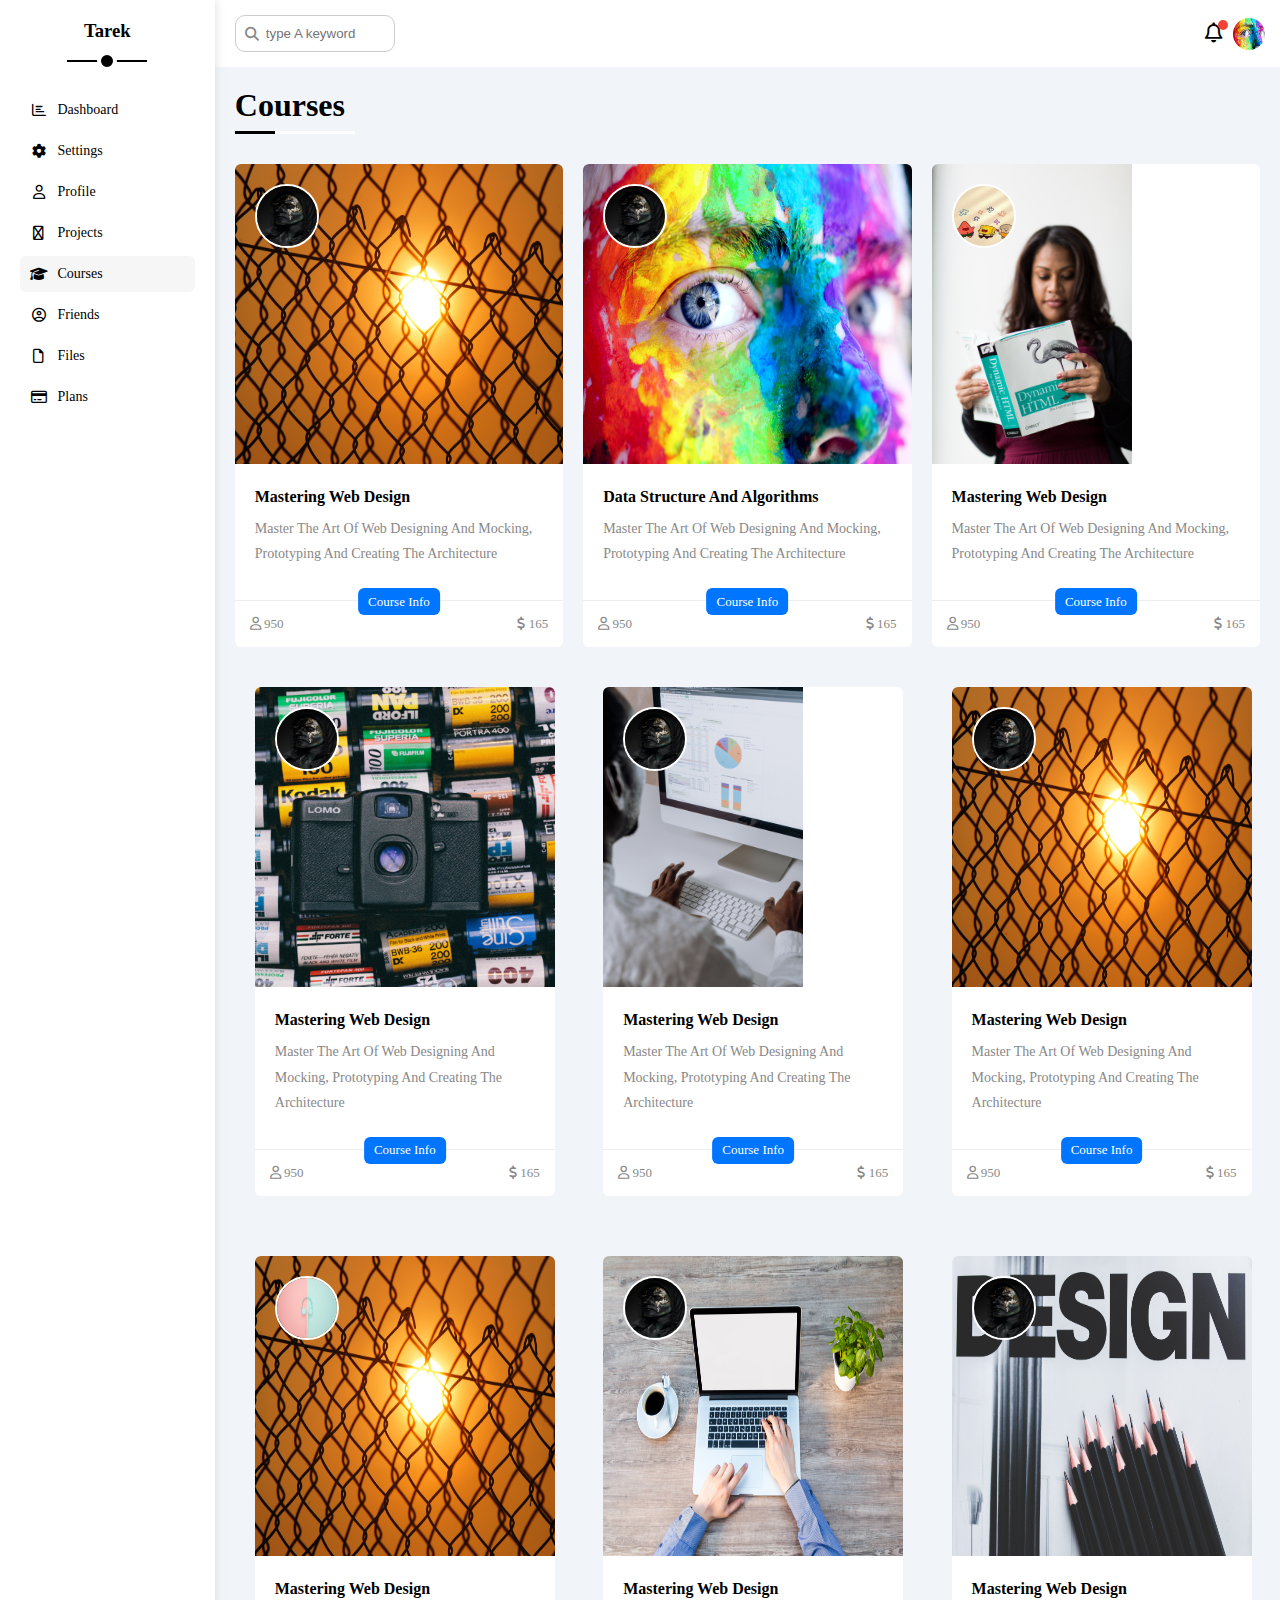
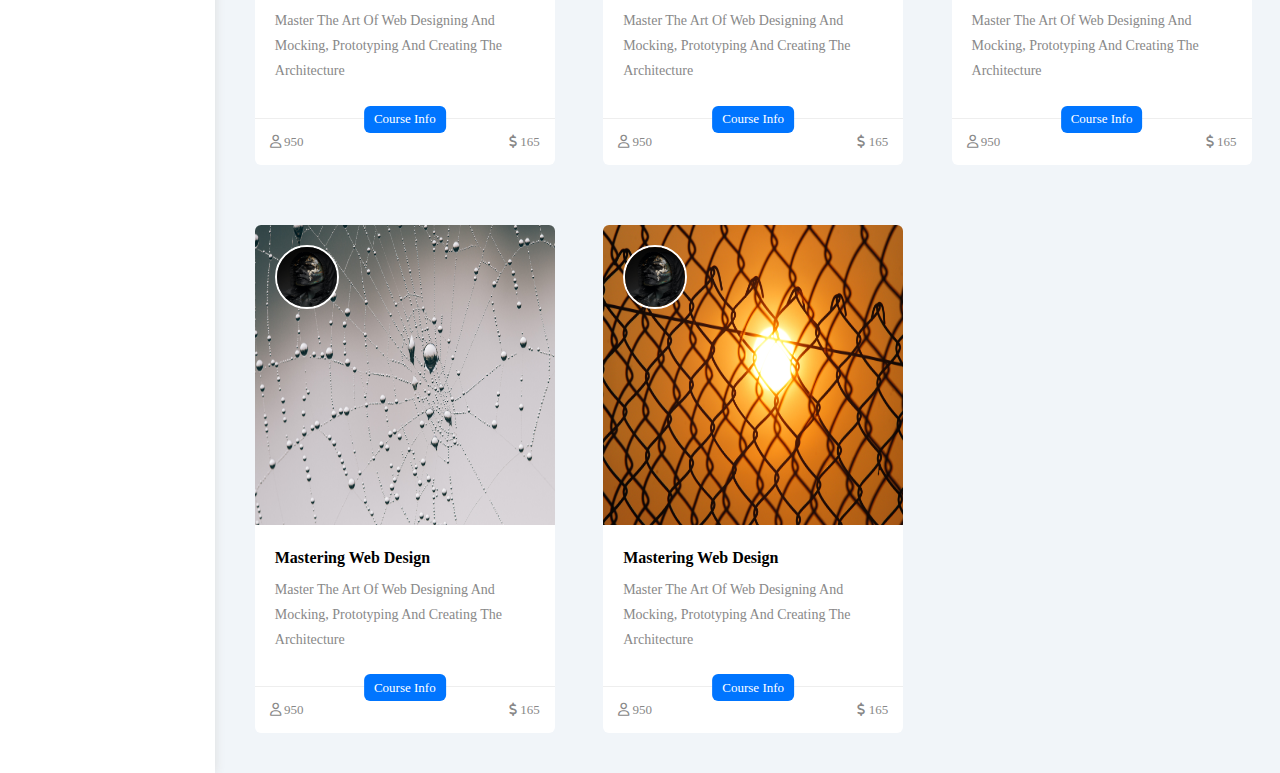
<file: courses.html>
<!DOCTYPE html>
<html lang="en">

<head>
    <meta charset="UTF-8">
    <meta http-equiv="X-UA-Compatible" content="IE=edge">
    <meta name="viewport" content="width=device-width, initial-scale=1.0">
    <link rel="stylesheet" href="css/all.min.css">
    <link rel="stylesheet" href="css/framework.css">
    <!-- خلي الفريم وورك في الاول عشان متعملش اوفر رايت عليه -->
    <link rel="stylesheet" href="css/master.css">

    <title>courses</title>
</head>

<body>
    <div class="page d-flex">
        <div class="sidebar bg-white p-20 p-relative">
            <h3 class="p-relative txt-c mt-0">Tarek</h3>
            <ul>
                <li>
                    <a class=" d-flex align-center fs-14 c-black rad-6 p-10" href="index.html">
                        <i class="fa-regular fa-chart-bar fa-fw"></i>
                        <!-- عشان اخلي كل الايكونز اد بعض  (fa fw) بحط كلاس  -->
                        <span class="hide-mobile">Dashboard</span>
                    </a>
                </li>
                <li>
                    <a class=" d-flex align-center fs-14 c-black rad-6 p-10" href="settings.html">
                        <i class="fa-solid fa-gear fa-fw"></i>
                        <span>settings</span>
                    </a>
                </li>
                <li>
                    <a class=" d-flex align-center fs-14 c-black rad-6 p-10" href="profile.html">
                        <i class="fa-regular fa-user fa-fw"></i>
                        <span>profile</span>
                    </a>
                </li>
                <li>
                    <a class=" d-flex align-center fs-14 c-black rad-6 p-10" href="projects.html">
                        <i class="fa-regular fa-diagram-project fa-fw"></i>
                        <span>projects</span>
                    </a>
                </li>
                <li>
                    <a class="active d-flex align-center fs-14 c-black rad-6 p-10" href="courses.html">
                        <i class="fa-solid fa-graduation-cap fa-fw"></i>
                        <span>courses</span>
                    </a>
                </li>
                <li>
                    <a class=" d-flex align-center fs-14 c-black rad-6 p-10" href="friends.html">
                        <i class="fa-regular fa-circle-user fa-fw"></i>
                        <span>friends</span>
                    </a>
                </li>
                <li>
                    <a class=" d-flex align-center fs-14 c-black rad-6 p-10" href="files.html">
                        <i class="fa-regular fa-file fa-fw"></i>
                        <span>files</span>
                    </a>
                </li>
                <li>
                    <a class=" d-flex align-center fs-14 c-black rad-6 p-10" href="plans.html">
                        <i class="fa-regular fa-credit-card fa-fw"></i>
                        <span>plans</span>
                    </a>
                </li>
            </ul>
        </div>
        <div class="content w-full">
            <!-- start Head -->
            <div class="head bg-white p-15 between-flex">
                <div class="search p-relative">
                    <input class="p-10" type="search" placeholder="type A keyword">
                </div>
                <div class="icons d-flex align-center">
                    <span class="notification p-relative">
                        <i class="fa-regular fa-bell fa-lg"></i>
                    </span>
                    <img src="images/pexels-alexander-grey-1209843.jpg" alt="">
                </div>
            </div>
            <!-- end Head -->
            <h1 class="p-relative">courses</h1>
            <div class="courses-page d-grid m-20 gap-20">
                <div class="course bg-white rad-6 p-relative">
                    <img class="cover" src="images/pexels-jimmy-chan-949557.jpg" alt="">
                    <img class="instructor" src="images/pexels-ivan-siarbolin-3695801.jpg" alt="">
                    <div class="p-20">
                        <h4 class="m-0">mastering web design</h4>
                        <p class="description c-grey mt-15 fs-14">master the art of web designing and mocking,
                            prototyping and creating the architecture
                        </p>
                    </div>
                    <div class="info p-15 p-relative between-flex ">
                        <span class="title bg-blue c-white btn-shape">course info</span>
                        <span class="c-grey">
                            <i class="fa-regular fa-user"></i>
                            950
                        </span>
                        <span class="c-grey">
                            <i class="fa-solid fa-dollar-sign"></i>
                            165
                        </span>
                    </div>
                </div>
                <div class="course bg-white rad-6 p-relative">
                    <img class="cover" src="images/pexels-alexander-grey-1209843.jpg" alt="">
                    <img class="instructor" src="images/pexels-ivan-siarbolin-3695801.jpg" alt="">
                    <div class="p-20">
                        <h4 class="m-0">data structure and algorithms</h4>
                        <p class="description c-grey mt-15 fs-14">master the art of web designing and mocking,
                            prototyping and creating the architecture
                        </p>
                    </div>
                    <div class="info p-15 p-relative between-flex ">
                        <span class="title bg-blue c-white btn-shape">course info</span>
                        <span class="c-grey">
                            <i class="fa-regular fa-user"></i>
                            950
                        </span>
                        <span class="c-grey">
                            <i class="fa-solid fa-dollar-sign"></i>
                            165
                        </span>
                    </div>
                </div>
                <div class="course bg-white rad-6 p-relative">
                    <img class="cover" src="images/pexels-christina-morillo-1181703.jpg" alt="">
                    <img class="instructor" src="images/FB_IMG_1672749796696.jpg" alt="">
                    <div class="p-20">
                        <h4 class="m-0">mastering web design</h4>
                        <p class="description c-grey mt-15 fs-14">master the art of web designing and mocking,
                            prototyping and creating the architecture
                        </p>
                    </div>
                    <div class="info p-15 p-relative between-flex ">
                        <span class="title bg-blue c-white btn-shape">course info</span>
                        <span class="c-grey">
                            <i class="fa-regular fa-user"></i>
                            950
                        </span>
                        <span class="c-grey">
                            <i class="fa-solid fa-dollar-sign"></i>
                            165
                        </span>
                    </div>
                </div>
                <div class="courses-page d-grid m-20 gap-20">
                    <div class="course bg-white rad-6 p-relative">
                        <img class="cover" src="images/pexels-balázs-benjamin-872512.jpg" alt="">
                        <img class="instructor" src="images/pexels-ivan-siarbolin-3695801.jpg" alt="">
                        <div class="p-20">
                            <h4 class="m-0">mastering web design</h4>
                            <p class="description c-grey mt-15 fs-14">master the art of web designing and mocking,
                                prototyping and creating the architecture
                            </p>
                        </div>
                        <div class="info p-15 p-relative between-flex ">
                            <span class="title bg-blue c-white btn-shape">course info</span>
                            <span class="c-grey">
                                <i class="fa-regular fa-user"></i>
                                950
                            </span>
                            <span class="c-grey">
                                <i class="fa-solid fa-dollar-sign"></i>
                                165
                            </span>
                        </div>
                    </div>
                </div>
                <div class="courses-page d-grid m-20 gap-20">
                    <div class="course bg-white rad-6 p-relative">
                        <img class="cover" src="images/pexels-cottonbro-studio-5083397.jpg" alt="">
                        <img class="instructor" src="images/pexels-ivan-siarbolin-3695801.jpg" alt="">
                        <div class="p-20">
                            <h4 class="m-0">mastering web design</h4>
                            <p class="description c-grey mt-15 fs-14">master the art of web designing and mocking,
                                prototyping and creating the architecture
                            </p>
                        </div>
                        <div class="info p-15 p-relative between-flex ">
                            <span class="title bg-blue c-white btn-shape">course info</span>
                            <span class="c-grey">
                                <i class="fa-regular fa-user"></i>
                                950
                            </span>
                            <span class="c-grey">
                                <i class="fa-solid fa-dollar-sign"></i>
                                165
                            </span>
                        </div>
                    </div>
                </div>
                <div class="courses-page d-grid m-20 gap-20">
                    <div class="course bg-white rad-6 p-relative">
                        <img class="cover" src="images/pexels-jimmy-chan-949557.jpg" alt="">
                        <img class="instructor" src="images/pexels-ivan-siarbolin-3695801.jpg" alt="">
                        <div class="p-20">
                            <h4 class="m-0">mastering web design</h4>
                            <p class="description c-grey mt-15 fs-14">master the art of web designing and mocking,
                                prototyping and creating the architecture
                            </p>
                        </div>
                        <div class="info p-15 p-relative between-flex ">
                            <span class="title bg-blue c-white btn-shape">course info</span>
                            <span class="c-grey">
                                <i class="fa-regular fa-user"></i>
                                950
                            </span>
                            <span class="c-grey">
                                <i class="fa-solid fa-dollar-sign"></i>
                                165
                            </span>
                        </div>
                    </div>
                </div>
                <div class="courses-page d-grid m-20 gap-20">
                    <div class="course bg-white rad-6 p-relative">
                        <img class="cover" src="images/pexels-jimmy-chan-949557.jpg" alt="">
                        <img class="instructor" src="images/pexels-moose-photos-1037992.jpg" alt="">
                        <div class="p-20">
                            <h4 class="m-0">mastering web design</h4>
                            <p class="description c-grey mt-15 fs-14">master the art of web designing and mocking,
                                prototyping and creating the architecture
                            </p>
                        </div>
                        <div class="info p-15 p-relative between-flex ">
                            <span class="title bg-blue c-white btn-shape">course info</span>
                            <span class="c-grey">
                                <i class="fa-regular fa-user"></i>
                                950
                            </span>
                            <span class="c-grey">
                                <i class="fa-solid fa-dollar-sign"></i>
                                165
                            </span>
                        </div>
                    </div>
                </div>
                <div class="courses-page d-grid m-20 gap-20">
                    <div class="course bg-white rad-6 p-relative">
                        <img class="cover" src="images/pexels-pixabay-461064.jpg" alt="">
                        <img class="instructor" src="images/pexels-ivan-siarbolin-3695801.jpg" alt="">
                        <div class="p-20">
                            <h4 class="m-0">mastering web design</h4>
                            <p class="description c-grey mt-15 fs-14">master the art of web designing and mocking,
                                prototyping and creating the architecture
                            </p>
                        </div>
                        <div class="info p-15 p-relative between-flex ">
                            <span class="title bg-blue c-white btn-shape">course info</span>
                            <span class="c-grey">
                                <i class="fa-regular fa-user"></i>
                                950
                            </span>
                            <span class="c-grey">
                                <i class="fa-solid fa-dollar-sign"></i>
                                165
                            </span>
                        </div>
                    </div>
                </div>
                <div class="courses-page d-grid m-20 gap-20">
                    <div class="course bg-white rad-6 p-relative">
                        <img class="cover" src="images/pexels-kaboompics-com-6444.jpg" alt="">
                        <img class="instructor" src="images/pexels-ivan-siarbolin-3695801.jpg" alt="">
                        <div class="p-20">
                            <h4 class="m-0">mastering web design</h4>
                            <p class="description c-grey mt-15 fs-14">master the art of web designing and mocking,
                                prototyping and creating the architecture
                            </p>
                        </div>
                        <div class="info p-15 p-relative between-flex ">
                            <span class="title bg-blue c-white btn-shape">course info</span>
                            <span class="c-grey">
                                <i class="fa-regular fa-user"></i>
                                950
                            </span>
                            <span class="c-grey">
                                <i class="fa-solid fa-dollar-sign"></i>
                                165
                            </span>
                        </div>
                    </div>
                </div>
                <div class="courses-page d-grid m-20 gap-20">
                    <div class="course bg-white rad-6 p-relative">
                        <img class="cover" src="images/pexels-ellie-burgin-3498984.jpg" alt="">
                        <img class="instructor" src="images/pexels-ivan-siarbolin-3695801.jpg" alt="">
                        <div class="p-20">
                            <h4 class="m-0">mastering web design</h4>
                            <p class="description c-grey mt-15 fs-14">master the art of web designing and mocking,
                                prototyping and creating the architecture
                            </p>
                        </div>
                        <div class="info p-15 p-relative between-flex ">
                            <span class="title bg-blue c-white btn-shape">course info</span>
                            <span class="c-grey">
                                <i class="fa-regular fa-user"></i>
                                950
                            </span>
                            <span class="c-grey">
                                <i class="fa-solid fa-dollar-sign"></i>
                                165
                            </span>
                        </div>
                    </div>
                </div>
                <div class="courses-page d-grid m-20 gap-20">
                    <div class="course bg-white rad-6 p-relative">
                        <img class="cover" src="images/pexels-jimmy-chan-949557.jpg" alt="">
                        <img class="instructor" src="images/pexels-ivan-siarbolin-3695801.jpg" alt="">
                        <div class="p-20">
                            <h4 class="m-0">mastering web design</h4>
                            <p class="description c-grey mt-15 fs-14">master the art of web designing and mocking,
                                prototyping and creating the architecture
                            </p>
                        </div>
                        <div class="info p-15 p-relative between-flex ">
                            <span class="title bg-blue c-white btn-shape">course info</span>
                            <span class="c-grey">
                                <i class="fa-regular fa-user"></i>
                                950
                            </span>
                            <span class="c-grey">
                                <i class="fa-solid fa-dollar-sign"></i>
                                165
                            </span>
                        </div>
                    </div>
                </div>

            </div>
        </div>
    </div>
</body>

</html>
</file>
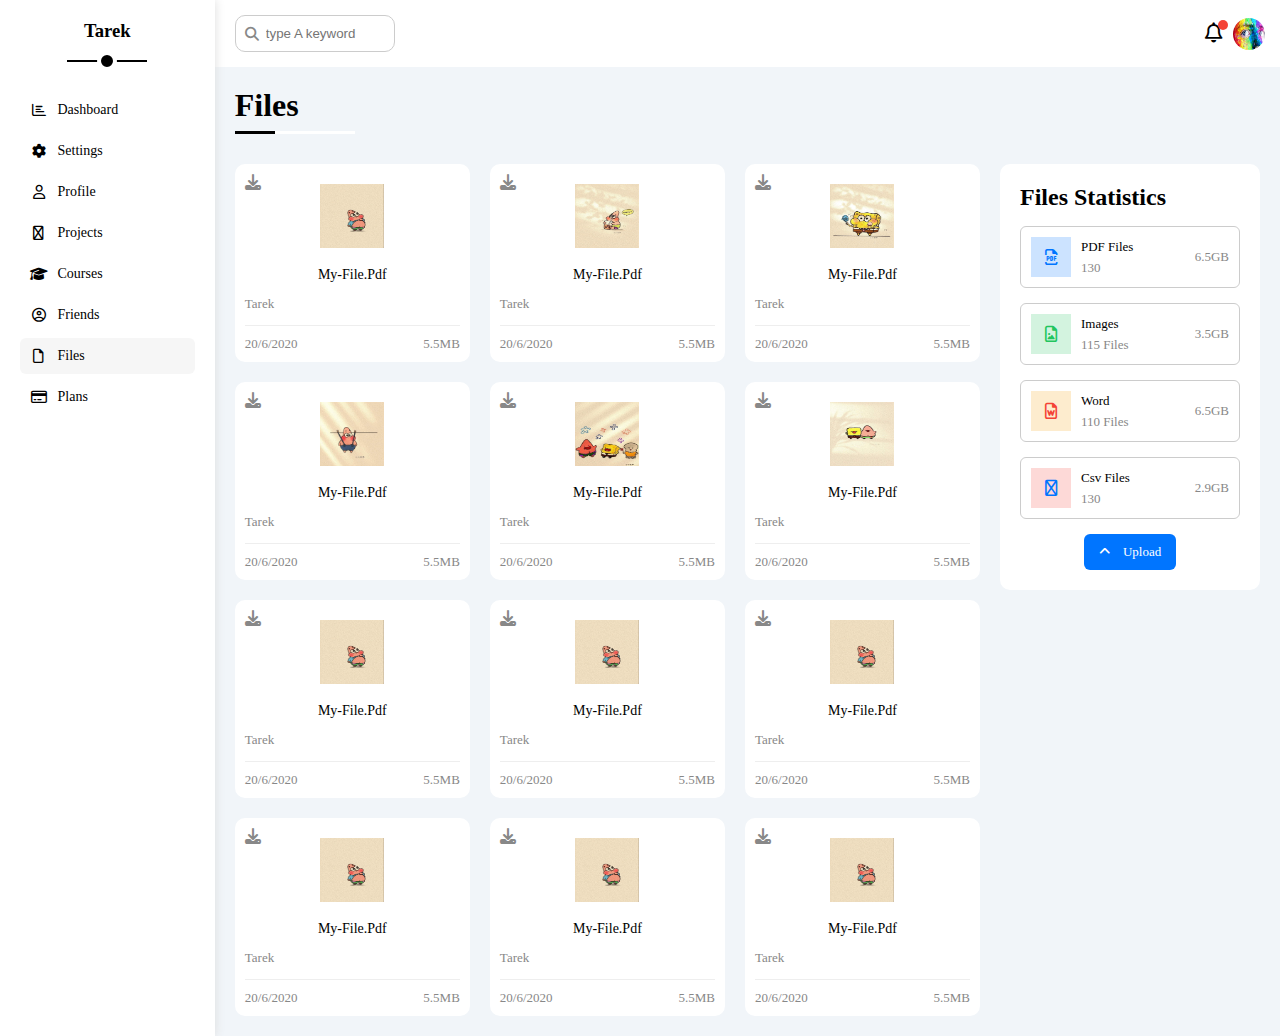
<file: files.html>
<!DOCTYPE html>
<html lang="en">

<head>
    <meta charset="UTF-8">
    <meta http-equiv="X-UA-Compatible" content="IE=edge">
    <meta name="viewport" content="width=device-width, initial-scale=1.0">
    <link rel="stylesheet" href="css/all.min.css">
    <link rel="stylesheet" href="css/framework.css">
    <!-- خلي الفريم وورك في الاول عشان متعملش اوفر رايت عليه -->
    <link rel="stylesheet" href="css/master.css">

    <title>files</title>
</head>

<body>
    <div class="page d-flex">
        <div class="sidebar bg-white p-20 p-relative">
            <h3 class="p-relative txt-c mt-0">Tarek</h3>
            <ul>
                <li>
                    <a class=" d-flex align-center fs-14 c-black rad-6 p-10" href="index.html">
                        <i class="fa-regular fa-chart-bar fa-fw"></i>
                        <!-- عشان اخلي كل الايكونز اد بعض  (fa fw) بحط كلاس  -->
                        <span class="hide-mobile">Dashboard</span>
                    </a>
                </li>
                <li>
                    <a class=" d-flex align-center fs-14 c-black rad-6 p-10" href="settings.html">
                        <i class="fa-solid fa-gear fa-fw"></i>
                        <span>settings</span>
                    </a>
                </li>
                <li>
                    <a class=" d-flex align-center fs-14 c-black rad-6 p-10" href="profile.html">
                        <i class="fa-regular fa-user fa-fw"></i>
                        <span>profile</span>
                    </a>
                </li>
                <li>
                    <a class=" d-flex align-center fs-14 c-black rad-6 p-10" href="projects.html">
                        <i class="fa-regular fa-diagram-project fa-fw"></i>
                        <span>projects</span>
                    </a>
                </li>
                <li>
                    <a class=" d-flex align-center fs-14 c-black rad-6 p-10" href="courses.html">
                        <i class="fa-solid fa-graduation-cap fa-fw"></i>
                        <span>courses</span>
                    </a>
                </li>
                <li>
                    <a class=" d-flex align-center fs-14 c-black rad-6 p-10" href="friends.html">
                        <i class="fa-regular fa-circle-user fa-fw"></i>
                        <span>friends</span>
                    </a>
                </li>
                <li>
                    <a class="active d-flex align-center fs-14 c-black rad-6 p-10" href="files.html">
                        <i class="fa-regular fa-file fa-fw"></i>
                        <span>files</span>
                    </a>
                </li>
                <li>
                    <a class=" d-flex align-center fs-14 c-black rad-6 p-10" href="plans.html">
                        <i class="fa-regular fa-credit-card fa-fw"></i>
                        <span>plans</span>
                    </a>
                </li>
            </ul>
        </div>
        <div class="content w-full">
            <!-- start Head -->
            <div class="head bg-white p-15 between-flex">
                <div class="search p-relative">
                    <input class="p-10" type="search" placeholder="type A keyword">
                </div>
                <div class="icons d-flex align-center">
                    <span class="notification p-relative">
                        <i class="fa-regular fa-bell fa-lg"></i>
                    </span>
                    <img src="images/pexels-alexander-grey-1209843.jpg" alt="">
                </div>
            </div>
            <!-- end Head -->
            <h1 class="p-relative">files</h1>
            <div class="files-page d-flex m-20 gap-20">
                <div class="files-stats p-20 bg-white rad-10">
                    <h2 class="mt-0 mb-15 txt-c-mobile">files statistics</h2>
                    <div class="d-flex align-center border-eee p-10 rad-6 mb-15 fs-13">
                        <i class="fa-regular fa-file-pdf fa-lg blue center-flex c-blue icon"></i>
                        <div class="info">
                            <span>PDF files</span>
                            <span class="c-grey d-block mt-5">130</span>
                        </div>
                        <div class="size c-grey">6.5GB</div>
                    </div>
                    <div class="d-flex align-center border-eee p-10 rad-6 mb-15 fs-13">
                        <i class="fa-regular fa-file-image fa-lg green center-flex c-green icon"></i>
                        <div class="info">
                            <span>Images</span>
                            <span class="c-grey d-block mt-5">115 files</span>
                        </div>
                        <div class="size c-grey">3.5GB</div>
                    </div>
                    <div class="d-flex align-center border-eee p-10 rad-6 mb-15 fs-13">
                        <i class="fa-regular fa-file-word fa-lg orange center-flex c-red icon"></i>
                        <div class="info">
                            <span>word</span>
                            <span class="c-grey d-block mt-5">110 files</span>
                        </div>
                        <div class="size c-grey">6.5GB</div>
                    </div>
                    <div class="d-flex align-center border-eee p-10 rad-6 mb-15 fs-13">
                        <i class="fa-regular fa-file-csv fa-lg red center-flex c-blue icon"></i>
                        <div class="info">
                            <span>csv files</span>
                            <span class="c-grey d-block mt-5">130</span>
                        </div>
                        <div class="size c-grey">2.9GB</div>
                    </div>
                    <a href="#" class="upload bg-blue c-white fs-13 rad-6 d-block w-fit ">
                        <i class="fa-solid fa-angle-up mr-10"></i>
                        upload
                    </a>
                </div>
                <div class="files-content d-grid gap-20">
                    <div class="file bg-white p-10 rad-10">
                        <i class="fa-solid fa-download c-grey p-absolute"></i>
                        <div class="icon txt-c">
                            <img class="mt-15 mb-15" src="images/FB_IMG_1672749789922.jpg" alt="">
                        </div>
                        <div class="txt-c mb-10 fs-14">my-file.pdf</div>
                        <p class="c-grey fs-13">Tarek</p>
                        <div class="info between-flex mt-10 pt-10 fs-13 c-grey">
                            <span>20/6/2020</span>
                            <span>5.5MB</span>
                        </div>
                    </div>
                    <div class="file bg-white p-10 rad-10">
                        <i class="fa-solid fa-download c-grey p-absolute"></i>
                        <div class="icon txt-c">
                            <img class="mt-15 mb-15" src="images/FB_IMG_1672749791742.jpg" alt="">
                        </div>
                        <div class="txt-c mb-10 fs-14">my-file.pdf</div>
                        <p class="c-grey fs-13">Tarek</p>
                        <div class="info between-flex mt-10 pt-10 fs-13 c-grey">
                            <span>20/6/2020</span>
                            <span>5.5MB</span>
                        </div>
                    </div>
                    <div class="file bg-white p-10 rad-10">
                        <i class="fa-solid fa-download c-grey p-absolute"></i>
                        <div class="icon txt-c">
                            <img class="mt-15 mb-15" src="images/FB_IMG_1672749793290.jpg" alt="">
                        </div>
                        <div class="txt-c mb-10 fs-14">my-file.pdf</div>
                        <p class="c-grey fs-13">Tarek</p>
                        <div class="info between-flex mt-10 pt-10 fs-13 c-grey">
                            <span>20/6/2020</span>
                            <span>5.5MB</span>
                        </div>
                    </div>
                    <div class="file bg-white p-10 rad-10">
                        <i class="fa-solid fa-download c-grey p-absolute"></i>
                        <div class="icon txt-c">
                            <img class="mt-15 mb-15" src="images/FB_IMG_1672749794998.jpg" alt="">
                        </div>
                        <div class="txt-c mb-10 fs-14">my-file.pdf</div>
                        <p class="c-grey fs-13">Tarek</p>
                        <div class="info between-flex mt-10 pt-10 fs-13 c-grey">
                            <span>20/6/2020</span>
                            <span>5.5MB</span>
                        </div>
                    </div>
                    <div class="file bg-white p-10 rad-10">
                        <i class="fa-solid fa-download c-grey p-absolute"></i>
                        <div class="icon txt-c">
                            <img class="mt-15 mb-15" src="images/FB_IMG_1672749796696.jpg" alt="">
                        </div>
                        <div class="txt-c mb-10 fs-14">my-file.pdf</div>
                        <p class="c-grey fs-13">Tarek</p>
                        <div class="info between-flex mt-10 pt-10 fs-13 c-grey">
                            <span>20/6/2020</span>
                            <span>5.5MB</span>
                        </div>
                    </div>
                    <div class="file bg-white p-10 rad-10">
                        <i class="fa-solid fa-download c-grey p-absolute"></i>
                        <div class="icon txt-c">
                            <img class="mt-15 mb-15" src="images/FB_IMG_1672749798397.jpg" alt="">
                        </div>
                        <div class="txt-c mb-10 fs-14">my-file.pdf</div>
                        <p class="c-grey fs-13">Tarek</p>
                        <div class="info between-flex mt-10 pt-10 fs-13 c-grey">
                            <span>20/6/2020</span>
                            <span>5.5MB</span>
                        </div>
                    </div>
                    <div class="file bg-white p-10 rad-10">
                        <i class="fa-solid fa-download c-grey p-absolute"></i>
                        <div class="icon txt-c">
                            <img class="mt-15 mb-15" src="images/FB_IMG_1672749789922.jpg" alt="">
                        </div>
                        <div class="txt-c mb-10 fs-14">my-file.pdf</div>
                        <p class="c-grey fs-13">Tarek</p>
                        <div class="info between-flex mt-10 pt-10 fs-13 c-grey">
                            <span>20/6/2020</span>
                            <span>5.5MB</span>
                        </div>
                    </div>
                    <div class="file bg-white p-10 rad-10">
                        <i class="fa-solid fa-download c-grey p-absolute"></i>
                        <div class="icon txt-c">
                            <img class="mt-15 mb-15" src="images/FB_IMG_1672749789922.jpg" alt="">
                        </div>
                        <div class="txt-c mb-10 fs-14">my-file.pdf</div>
                        <p class="c-grey fs-13">Tarek</p>
                        <div class="info between-flex mt-10 pt-10 fs-13 c-grey">
                            <span>20/6/2020</span>
                            <span>5.5MB</span>
                        </div>
                    </div>
                    <div class="file bg-white p-10 rad-10">
                        <i class="fa-solid fa-download c-grey p-absolute"></i>
                        <div class="icon txt-c">
                            <img class="mt-15 mb-15" src="images/FB_IMG_1672749789922.jpg" alt="">
                        </div>
                        <div class="txt-c mb-10 fs-14">my-file.pdf</div>
                        <p class="c-grey fs-13">Tarek</p>
                        <div class="info between-flex mt-10 pt-10 fs-13 c-grey">
                            <span>20/6/2020</span>
                            <span>5.5MB</span>
                        </div>
                    </div>
                    <div class="file bg-white p-10 rad-10">
                        <i class="fa-solid fa-download c-grey p-absolute"></i>
                        <div class="icon txt-c">
                            <img class="mt-15 mb-15" src="images/FB_IMG_1672749789922.jpg" alt="">
                        </div>
                        <div class="txt-c mb-10 fs-14">my-file.pdf</div>
                        <p class="c-grey fs-13">Tarek</p>
                        <div class="info between-flex mt-10 pt-10 fs-13 c-grey">
                            <span>20/6/2020</span>
                            <span>5.5MB</span>
                        </div>
                    </div>
                    <div class="file bg-white p-10 rad-10">
                        <i class="fa-solid fa-download c-grey p-absolute"></i>
                        <div class="icon txt-c">
                            <img class="mt-15 mb-15" src="images/FB_IMG_1672749789922.jpg" alt="">
                        </div>
                        <div class="txt-c mb-10 fs-14">my-file.pdf</div>
                        <p class="c-grey fs-13">Tarek</p>
                        <div class="info between-flex mt-10 pt-10 fs-13 c-grey">
                            <span>20/6/2020</span>
                            <span>5.5MB</span>
                        </div>
                    </div>
                    <div class="file bg-white p-10 rad-10">
                        <i class="fa-solid fa-download c-grey p-absolute"></i>
                        <div class="icon txt-c">
                            <img class="mt-15 mb-15" src="images/FB_IMG_1672749789922.jpg" alt="">
                        </div>
                        <div class="txt-c mb-10 fs-14">my-file.pdf</div>
                        <p class="c-grey fs-13">Tarek</p>
                        <div class="info between-flex mt-10 pt-10 fs-13 c-grey">
                            <span>20/6/2020</span>
                            <span>5.5MB</span>
                        </div>
                    </div>
                </div>
            </div>
        </div>
    </div>
</body>

</html>
</file>
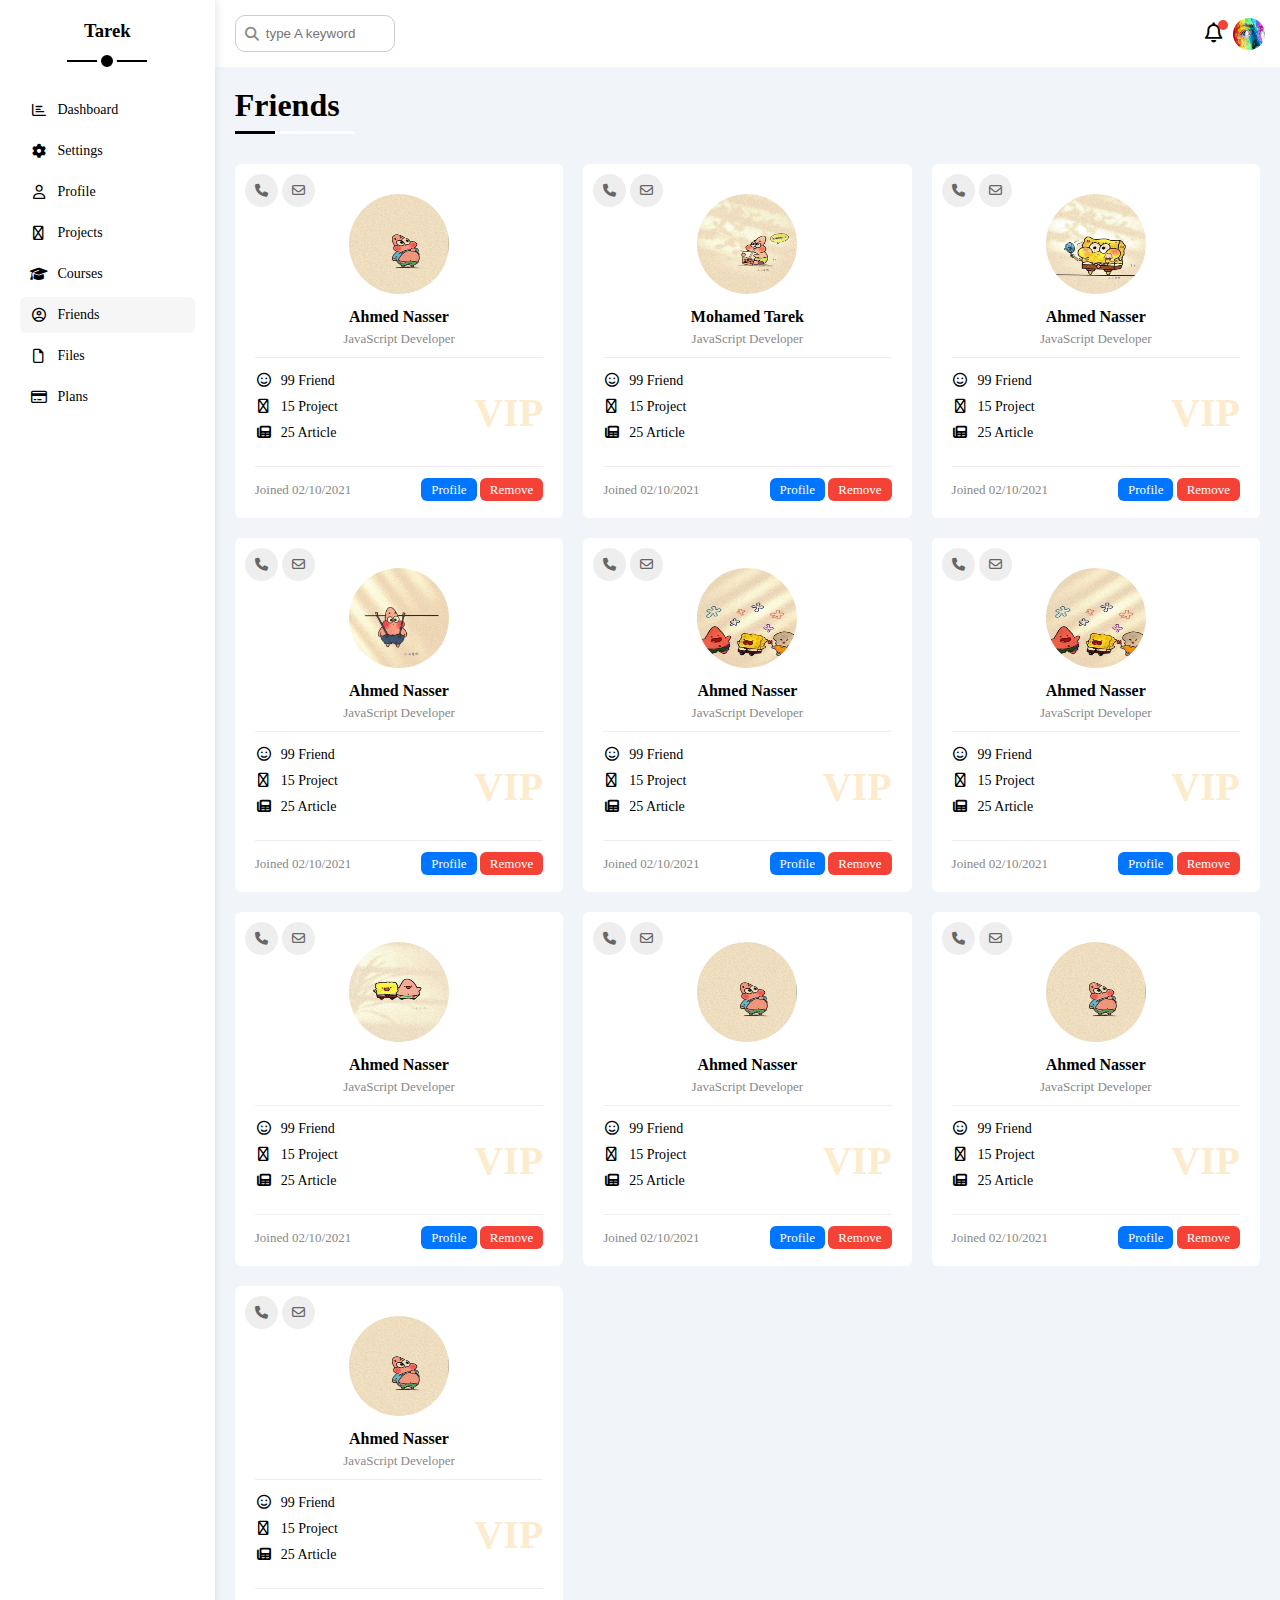
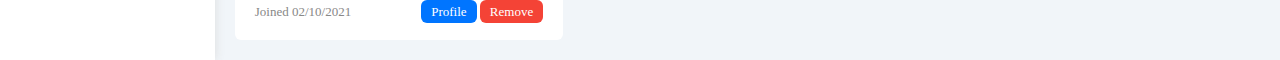
<file: friends.html>
<!DOCTYPE html>
<html lang="en">

<head>
    <meta charset="UTF-8">
    <meta http-equiv="X-UA-Compatible" content="IE=edge">
    <meta name="viewport" content="width=device-width, initial-scale=1.0">
    <link rel="stylesheet" href="css/all.min.css">
    <link rel="stylesheet" href="css/framework.css">
    <!-- خلي الفريم وورك في الاول عشان متعملش اوفر رايت عليه -->
    <link rel="stylesheet" href="css/master.css">

    <title>friends</title>
</head>

<body>
    <div class="page d-flex">
        <div class="sidebar bg-white p-20 p-relative">
            <h3 class="p-relative txt-c mt-0">Tarek</h3>
            <ul>
                <li>
                    <a class=" d-flex align-center fs-14 c-black rad-6 p-10" href="index.html">
                        <i class="fa-regular fa-chart-bar fa-fw"></i>
                        <!-- عشان اخلي كل الايكونز اد بعض  (fa fw) بحط كلاس  -->
                        <span class="hide-mobile">Dashboard</span>
                    </a>
                </li>
                <li>
                    <a class=" d-flex align-center fs-14 c-black rad-6 p-10" href="settings.html">
                        <i class="fa-solid fa-gear fa-fw"></i>
                        <span>settings</span>
                    </a>
                </li>
                <li>
                    <a class=" d-flex align-center fs-14 c-black rad-6 p-10" href="profile.html">
                        <i class="fa-regular fa-user fa-fw"></i>
                        <span>profile</span>
                    </a>
                </li>
                <li>
                    <a class=" d-flex align-center fs-14 c-black rad-6 p-10" href="projects.html">
                        <i class="fa-regular fa-diagram-project fa-fw"></i>
                        <span>projects</span>
                    </a>
                </li>
                <li>
                    <a class=" d-flex align-center fs-14 c-black rad-6 p-10" href="courses.html">
                        <i class="fa-solid fa-graduation-cap fa-fw"></i>
                        <span>courses</span>
                    </a>
                </li>
                <li>
                    <a class="active d-flex align-center fs-14 c-black rad-6 p-10" href="friends.html">
                        <i class="fa-regular fa-circle-user fa-fw"></i>
                        <span>friends</span>
                    </a>
                </li>
                <li>
                    <a class=" d-flex align-center fs-14 c-black rad-6 p-10" href="files.html">
                        <i class="fa-regular fa-file fa-fw"></i>
                        <span>files</span>
                    </a>
                </li>
                <li>
                    <a class=" d-flex align-center fs-14 c-black rad-6 p-10" href="plans.html">
                        <i class="fa-regular fa-credit-card fa-fw"></i>
                        <span>plans</span>
                    </a>
                </li>
            </ul>
        </div>
        <div class="content w-full">
            <!-- start Head -->
            <div class="head bg-white p-15 between-flex">
                <div class="search p-relative">
                    <input class="p-10" type="search" placeholder="type A keyword">
                </div>
                <div class="icons d-flex align-center">
                    <span class="notification p-relative">
                        <i class="fa-regular fa-bell fa-lg"></i>
                    </span>
                    <img src="images/pexels-alexander-grey-1209843.jpg" alt="">
                </div>
            </div>
            <!-- end Head -->
            <h1 class="p-relative">friends</h1>
            <div class="friends-page d-grid m-20 gap-20">
                <div class="friend bg-white rad-6 p-20 p-relative">
                    <div class="contact">
                        <i class="fa-solid fa-phone"></i>
                        <i class="fa-regular fa-envelope"></i>
                    </div>
                    <div class="txt-c">
                        <img class="rad-half mt-10 mb-10 w-100 h-100" src="images/FB_IMG_1672749789922.jpg" alt="">
                        <h4 class="m-0">Ahmed Nasser</h4>
                        <p class="c-grey fs-13 mt-5 mb-0">JavaScript Developer</p>
                    </div>
                    <div class="icons fs-14 p-relative">
                        <div class="mb-10">
                            <i class="fa-regular fa-face-smile fa-fw"></i>
                            <span>99 friend</span>
                        </div>
                        <div class="mb-10">
                            <i class="fa-regular fa-code-commit fa-fw"></i>
                            <span>15 project</span>
                        </div>
                        <div class="mb-10">
                            <i class="fa-solid fa-newspaper fa-fw"></i>
                            <span>25 article</span>
                        </div>
                        <span class="vip fw-bold c-orange">VIP</span>
                    </div>
                    <div class="info between-flex fs-13">
                        <span class="c-grey">joined 02/10/2021</span>
                        <div>
                            <a class="bg-blue c-white btn-shape" href="profile.html">profile</a>
                            <a class="bg-red c-white btn-shape" href="#">remove</a>
                        </div>
                    </div>
                </div>
                <div class="friend bg-white rad-6 p-20 p-relative">
                    <div class="contact">
                        <i class="fa-solid fa-phone"></i>
                        <i class="fa-regular fa-envelope"></i>
                    </div>
                    <div class="txt-c">
                        <img class="rad-half mt-10 mb-10 w-100 h-100" src="images/FB_IMG_1672749791742.jpg" alt="">
                        <h4 class="m-0">Mohamed Tarek</h4>
                        <p class="c-grey fs-13 mt-5 mb-0">JavaScript Developer</p>
                    </div>
                    <div class="icons fs-14 p-relative">
                        <div class="mb-10">
                            <i class="fa-regular fa-face-smile fa-fw"></i>
                            <span>99 friend</span>
                        </div>
                        <div class="mb-10">
                            <i class="fa-regular fa-code-commit fa-fw"></i>
                            <span>15 project</span>
                        </div>
                        <div class="mb-10">
                            <i class="fa-solid fa-newspaper fa-fw"></i>
                            <span>25 article</span>
                        </div>
                    </div>
                    <div class="info between-flex fs-13">
                        <span class="c-grey">joined 02/10/2021</span>
                        <div>
                            <a class="bg-blue c-white btn-shape" href="profile.html">profile</a>
                            <a class="bg-red c-white btn-shape" href="#">remove</a>
                        </div>
                    </div>
                </div>
                <div class="friend bg-white rad-6 p-20 p-relative">
                    <div class="contact">
                        <i class="fa-solid fa-phone"></i>
                        <i class="fa-regular fa-envelope"></i>
                    </div>
                    <div class="txt-c">
                        <img class="rad-half mt-10 mb-10 w-100 h-100" src="images/FB_IMG_1672749793290.jpg" alt="">
                        <h4 class="m-0">Ahmed Nasser</h4>
                        <p class="c-grey fs-13 mt-5 mb-0">JavaScript Developer</p>
                    </div>
                    <div class="icons fs-14 p-relative">
                        <div class="mb-10">
                            <i class="fa-regular fa-face-smile fa-fw"></i>
                            <span>99 friend</span>
                        </div>
                        <div class="mb-10">
                            <i class="fa-regular fa-code-commit fa-fw"></i>
                            <span>15 project</span>
                        </div>
                        <div class="mb-10">
                            <i class="fa-solid fa-newspaper fa-fw"></i>
                            <span>25 article</span>
                        </div>
                        <span class="vip fw-bold c-orange">VIP</span>
                    </div>
                    <div class="info between-flex fs-13">
                        <span class="c-grey">joined 02/10/2021</span>
                        <div>
                            <a class="bg-blue c-white btn-shape" href="profile.html">profile</a>
                            <a class="bg-red c-white btn-shape" href="#">remove</a>
                        </div>
                    </div>
                </div>
                <div class="friend bg-white rad-6 p-20 p-relative">
                    <div class="contact">
                        <i class="fa-solid fa-phone"></i>
                        <i class="fa-regular fa-envelope"></i>
                    </div>
                    <div class="txt-c">
                        <img class="rad-half mt-10 mb-10 w-100 h-100" src="images/FB_IMG_1672749794998.jpg" alt="">
                        <h4 class="m-0">Ahmed Nasser</h4>
                        <p class="c-grey fs-13 mt-5 mb-0">JavaScript Developer</p>
                    </div>
                    <div class="icons fs-14 p-relative">
                        <div class="mb-10">
                            <i class="fa-regular fa-face-smile fa-fw"></i>
                            <span>99 friend</span>
                        </div>
                        <div class="mb-10">
                            <i class="fa-regular fa-code-commit fa-fw"></i>
                            <span>15 project</span>
                        </div>
                        <div class="mb-10">
                            <i class="fa-solid fa-newspaper fa-fw"></i>
                            <span>25 article</span>
                        </div>
                        <span class="vip fw-bold c-orange">VIP</span>
                    </div>
                    <div class="info between-flex fs-13">
                        <span class="c-grey">joined 02/10/2021</span>
                        <div>
                            <a class="bg-blue c-white btn-shape" href="profile.html">profile</a>
                            <a class="bg-red c-white btn-shape" href="#">remove</a>
                        </div>
                    </div>
                </div>
                <div class="friend bg-white rad-6 p-20 p-relative">
                    <div class="contact">
                        <i class="fa-solid fa-phone"></i>
                        <i class="fa-regular fa-envelope"></i>
                    </div>
                    <div class="txt-c">
                        <img class="rad-half mt-10 mb-10 w-100 h-100" src="images/FB_IMG_1672749796696.jpg" alt="">
                        <h4 class="m-0">Ahmed Nasser</h4>
                        <p class="c-grey fs-13 mt-5 mb-0">JavaScript Developer</p>
                    </div>
                    <div class="icons fs-14 p-relative">
                        <div class="mb-10">
                            <i class="fa-regular fa-face-smile fa-fw"></i>
                            <span>99 friend</span>
                        </div>
                        <div class="mb-10">
                            <i class="fa-regular fa-code-commit fa-fw"></i>
                            <span>15 project</span>
                        </div>
                        <div class="mb-10">
                            <i class="fa-solid fa-newspaper fa-fw"></i>
                            <span>25 article</span>
                        </div>
                        <span class="vip fw-bold c-orange">VIP</span>
                    </div>
                    <div class="info between-flex fs-13">
                        <span class="c-grey">joined 02/10/2021</span>
                        <div>
                            <a class="bg-blue c-white btn-shape" href="profile.html">profile</a>
                            <a class="bg-red c-white btn-shape" href="#">remove</a>
                        </div>
                    </div>
                </div>
                <div class="friend bg-white rad-6 p-20 p-relative">
                    <div class="contact">
                        <i class="fa-solid fa-phone"></i>
                        <i class="fa-regular fa-envelope"></i>
                    </div>
                    <div class="txt-c">
                        <img class="rad-half mt-10 mb-10 w-100 h-100" src="images/FB_IMG_1672749796696.jpg" alt="">
                        <h4 class="m-0">Ahmed Nasser</h4>
                        <p class="c-grey fs-13 mt-5 mb-0">JavaScript Developer</p>
                    </div>
                    <div class="icons fs-14 p-relative">
                        <div class="mb-10">
                            <i class="fa-regular fa-face-smile fa-fw"></i>
                            <span>99 friend</span>
                        </div>
                        <div class="mb-10">
                            <i class="fa-regular fa-code-commit fa-fw"></i>
                            <span>15 project</span>
                        </div>
                        <div class="mb-10">
                            <i class="fa-solid fa-newspaper fa-fw"></i>
                            <span>25 article</span>
                        </div>
                        <span class="vip fw-bold c-orange">VIP</span>
                    </div>
                    <div class="info between-flex fs-13">
                        <span class="c-grey">joined 02/10/2021</span>
                        <div>
                            <a class="bg-blue c-white btn-shape" href="profile.html">profile</a>
                            <a class="bg-red c-white btn-shape" href="#">remove</a>
                        </div>
                    </div>
                </div>
                <div class="friend bg-white rad-6 p-20 p-relative">
                    <div class="contact">
                        <i class="fa-solid fa-phone"></i>
                        <i class="fa-regular fa-envelope"></i>
                    </div>
                    <div class="txt-c">
                        <img class="rad-half mt-10 mb-10 w-100 h-100" src="images/FB_IMG_1672749798397.jpg" alt="">
                        <h4 class="m-0">Ahmed Nasser</h4>
                        <p class="c-grey fs-13 mt-5 mb-0">JavaScript Developer</p>
                    </div>
                    <div class="icons fs-14 p-relative">
                        <div class="mb-10">
                            <i class="fa-regular fa-face-smile fa-fw"></i>
                            <span>99 friend</span>
                        </div>
                        <div class="mb-10">
                            <i class="fa-regular fa-code-commit fa-fw"></i>
                            <span>15 project</span>
                        </div>
                        <div class="mb-10">
                            <i class="fa-solid fa-newspaper fa-fw"></i>
                            <span>25 article</span>
                        </div>
                        <span class="vip fw-bold c-orange">VIP</span>
                    </div>
                    <div class="info between-flex fs-13">
                        <span class="c-grey">joined 02/10/2021</span>
                        <div>
                            <a class="bg-blue c-white btn-shape" href="profile.html">profile</a>
                            <a class="bg-red c-white btn-shape" href="#">remove</a>
                        </div>
                    </div>
                </div>
                <div class="friend bg-white rad-6 p-20 p-relative">
                    <div class="contact">
                        <i class="fa-solid fa-phone"></i>
                        <i class="fa-regular fa-envelope"></i>
                    </div>
                    <div class="txt-c">
                        <img class="rad-half mt-10 mb-10 w-100 h-100" src="images/FB_IMG_1672749789922.jpg" alt="">
                        <h4 class="m-0">Ahmed Nasser</h4>
                        <p class="c-grey fs-13 mt-5 mb-0">JavaScript Developer</p>
                    </div>
                    <div class="icons fs-14 p-relative">
                        <div class="mb-10">
                            <i class="fa-regular fa-face-smile fa-fw"></i>
                            <span>99 friend</span>
                        </div>
                        <div class="mb-10">
                            <i class="fa-regular fa-code-commit fa-fw"></i>
                            <span>15 project</span>
                        </div>
                        <div class="mb-10">
                            <i class="fa-solid fa-newspaper fa-fw"></i>
                            <span>25 article</span>
                        </div>
                        <span class="vip fw-bold c-orange">VIP</span>
                    </div>
                    <div class="info between-flex fs-13">
                        <span class="c-grey">joined 02/10/2021</span>
                        <div>
                            <a class="bg-blue c-white btn-shape" href="profile.html">profile</a>
                            <a class="bg-red c-white btn-shape" href="#">remove</a>
                        </div>
                    </div>
                </div>
                <div class="friend bg-white rad-6 p-20 p-relative">
                    <div class="contact">
                        <i class="fa-solid fa-phone"></i>
                        <i class="fa-regular fa-envelope"></i>
                    </div>
                    <div class="txt-c">
                        <img class="rad-half mt-10 mb-10 w-100 h-100" src="images/FB_IMG_1672749789922.jpg" alt="">
                        <h4 class="m-0">Ahmed Nasser</h4>
                        <p class="c-grey fs-13 mt-5 mb-0">JavaScript Developer</p>
                    </div>
                    <div class="icons fs-14 p-relative">
                        <div class="mb-10">
                            <i class="fa-regular fa-face-smile fa-fw"></i>
                            <span>99 friend</span>
                        </div>
                        <div class="mb-10">
                            <i class="fa-regular fa-code-commit fa-fw"></i>
                            <span>15 project</span>
                        </div>
                        <div class="mb-10">
                            <i class="fa-solid fa-newspaper fa-fw"></i>
                            <span>25 article</span>
                        </div>
                        <span class="vip fw-bold c-orange">VIP</span>
                    </div>
                    <div class="info between-flex fs-13">
                        <span class="c-grey">joined 02/10/2021</span>
                        <div>
                            <a class="bg-blue c-white btn-shape" href="profile.html">profile</a>
                            <a class="bg-red c-white btn-shape" href="#">remove</a>
                        </div>
                    </div>
                </div>
                <div class="friend bg-white rad-6 p-20 p-relative">
                    <div class="contact">
                        <i class="fa-solid fa-phone"></i>
                        <i class="fa-regular fa-envelope"></i>
                    </div>
                    <div class="txt-c">
                        <img class="rad-half mt-10 mb-10 w-100 h-100" src="images/FB_IMG_1672749789922.jpg" alt="">
                        <h4 class="m-0">Ahmed Nasser</h4>
                        <p class="c-grey fs-13 mt-5 mb-0">JavaScript Developer</p>
                    </div>
                    <div class="icons fs-14 p-relative">
                        <div class="mb-10">
                            <i class="fa-regular fa-face-smile fa-fw"></i>
                            <span>99 friend</span>
                        </div>
                        <div class="mb-10">
                            <i class="fa-regular fa-code-commit fa-fw"></i>
                            <span>15 project</span>
                        </div>
                        <div class="mb-10">
                            <i class="fa-solid fa-newspaper fa-fw"></i>
                            <span>25 article</span>
                        </div>
                        <span class="vip fw-bold c-orange">VIP</span>
                    </div>
                    <div class="info between-flex fs-13">
                        <span class="c-grey">joined 02/10/2021</span>
                        <div>
                            <a class="bg-blue c-white btn-shape" href="profile.html">profile</a>
                            <a class="bg-red c-white btn-shape" href="#">remove</a>
                        </div>
                    </div>
                </div>
            </div>
        </div>
    </div>
</body>

</html>
</file>
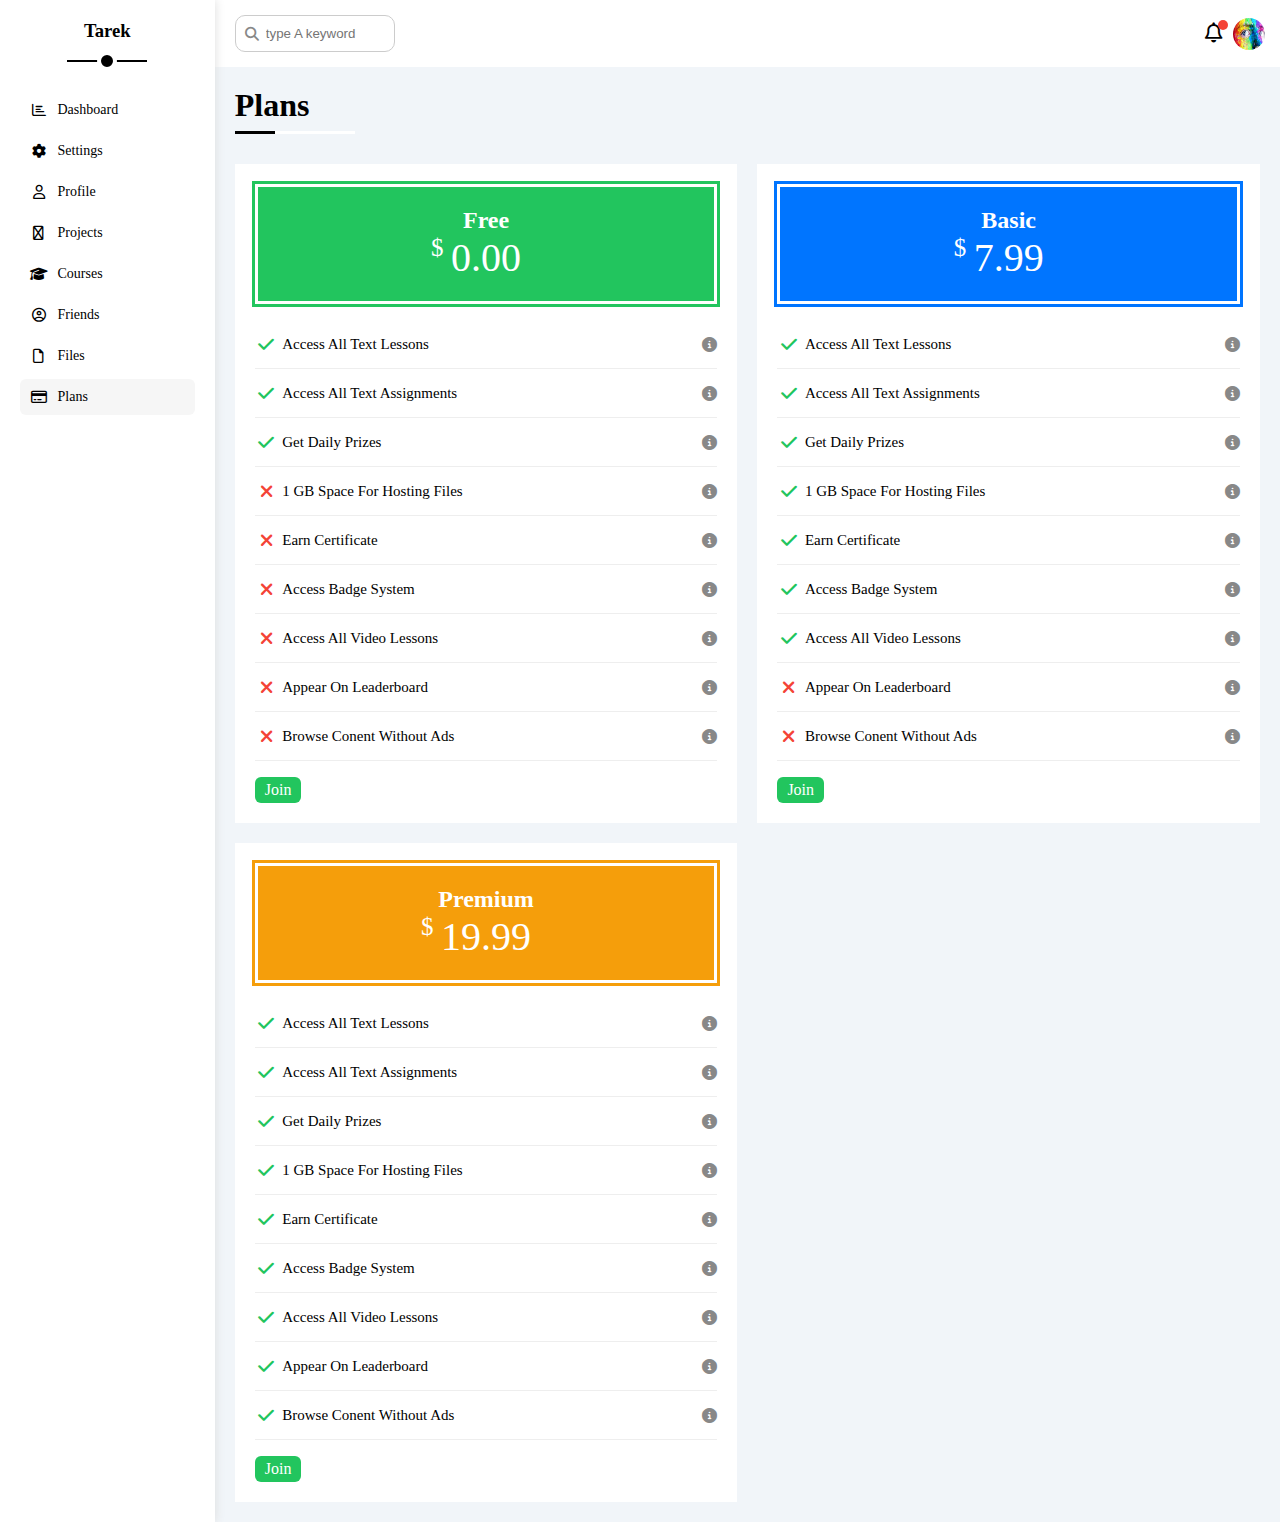
<file: plans.html>
<!DOCTYPE html>
<html lang="en">

<head>
    <meta charset="UTF-8">
    <meta http-equiv="X-UA-Compatible" content="IE=edge">
    <meta name="viewport" content="width=device-width, initial-scale=1.0">
    <link rel="stylesheet" href="css/all.min.css">
    <link rel="stylesheet" href="css/framework.css">
    <!-- خلي الفريم وورك في الاول عشان متعملش اوفر رايت عليه -->
    <link rel="stylesheet" href="css/master.css">

    <title>plans</title>
</head>

<body>
    <div class="page d-flex">
        <div class="sidebar bg-white p-20 p-relative">
            <h3 class="p-relative txt-c mt-0">Tarek</h3>
            <ul>
                <li>
                    <a class=" d-flex align-center fs-14 c-black rad-6 p-10" href="index.html">
                        <i class="fa-regular fa-chart-bar fa-fw"></i>
                        <!-- عشان اخلي كل الايكونز اد بعض  (fa fw) بحط كلاس  -->
                        <span class="hide-mobile">Dashboard</span>
                    </a>
                </li>
                <li>
                    <a class=" d-flex align-center fs-14 c-black rad-6 p-10" href="settings.html">
                        <i class="fa-solid fa-gear fa-fw"></i>
                        <span>settings</span>
                    </a>
                </li>
                <li>
                    <a class=" d-flex align-center fs-14 c-black rad-6 p-10" href="profile.html">
                        <i class="fa-regular fa-user fa-fw"></i>
                        <span>profile</span>
                    </a>
                </li>
                <li>
                    <a class=" d-flex align-center fs-14 c-black rad-6 p-10" href="projects.html">
                        <i class="fa-regular fa-diagram-project fa-fw"></i>
                        <span>projects</span>
                    </a>
                </li>
                <li>
                    <a class=" d-flex align-center fs-14 c-black rad-6 p-10" href="courses.html">
                        <i class="fa-solid fa-graduation-cap fa-fw"></i>
                        <span>courses</span>
                    </a>
                </li>
                <li>
                    <a class=" d-flex align-center fs-14 c-black rad-6 p-10" href="friends.html">
                        <i class="fa-regular fa-circle-user fa-fw"></i>
                        <span>friends</span>
                    </a>
                </li>
                <li>
                    <a class=" d-flex align-center fs-14 c-black rad-6 p-10" href="files.html">
                        <i class="fa-regular fa-file fa-fw"></i>
                        <span>files</span>
                    </a>
                </li>
                <li>
                    <a class="active d-flex align-center fs-14 c-black rad-6 p-10" href="plans.html">
                        <i class="fa-regular fa-credit-card fa-fw"></i>
                        <span>plans</span>
                    </a>
                </li>
            </ul>
        </div>
        <div class="content w-full">
            <!-- start Head -->
            <div class="head bg-white p-15 between-flex">
                <div class="search p-relative">
                    <input class="p-10" type="search" placeholder="type A keyword">
                </div>
                <div class="icons d-flex align-center">
                    <span class="notification p-relative">
                        <i class="fa-regular fa-bell fa-lg"></i>
                    </span>
                    <img src="images/pexels-alexander-grey-1209843.jpg" alt="">
                </div>
            </div>
            <!-- end Head -->
            <h1 class="p-relative">plans</h1>
            <div class="plans-page d-grid m-20 gap-20">
                <div class="plan green bg-white p-20">
                    <div class="top bg-green txt-c p-20">
                        <h2 class="m-0 c-white">free</h2>
                        <div class="price c-white"><span>$</span>0.00</div>
                    </div>
                    <ul>
                        <li> <i class="fa-solid fa-check fa-fw yes"></i>
                            <span>access all text lessons</span>
                            <i class="fa-solid fa-circle-info help"></i>
                        </li>
                        <li> <i class="fa-solid fa-check fa-fw yes"></i>
                            <span>access all text assignments</span>
                            <i class="fa-solid fa-circle-info help"></i>
                        </li>
                        <li> <i class="fa-solid fa-check fa-fw yes"></i>
                            <span>get daily prizes</span>
                            <i class="fa-solid fa-circle-info help"></i>
                        </li>
                        <li> <i class="fa-solid fa-xmark fa-fw "></i>
                            <span>1 GB space for hosting files</span>
                            <i class="fa-solid fa-circle-info help"></i>
                        </li>
                        <li> <i class="fa-solid fa-xmark fa-fw "></i>
                            <span>earn certificate</span>
                            <i class="fa-solid fa-circle-info help"></i>
                        </li>
                        <li> <i class="fa-solid fa-xmark fa-fw "></i>
                            <span>access badge system</span>
                            <i class="fa-solid fa-circle-info help"></i>
                        </li>
                        <li> <i class="fa-solid fa-xmark fa-fw "></i>
                            <span>access all video lessons</span>
                            <i class="fa-solid fa-circle-info help"></i>
                        </li>
                        <li> <i class="fa-solid fa-xmark fa-fw "></i>
                            <span>appear on leaderboard</span>
                            <i class="fa-solid fa-circle-info help"></i>
                        </li>
                        <li> <i class="fa-solid fa-xmark fa-fw "></i>
                            <span>browse conent without ads</span>
                            <i class="fa-solid fa-circle-info help"></i>
                        </li>
                    </ul>
                    <a href="#" class="btn-shape bg-green c-white  d-block w-fit">Join</a>
                </div>
                <div class="plan blue bg-white p-20">
                    <div class="top bg-blue txt-c p-20">
                        <h2 class="m-0 c-white">Basic</h2>
                        <div class="price c-white"><span>$</span>7.99</div>
                    </div>
                    <ul>
                        <li> <i class="fa-solid fa-check fa-fw yes"></i>
                            <span>access all text lessons</span>
                            <i class="fa-solid fa-circle-info help"></i>
                        </li>
                        <li> <i class="fa-solid fa-check fa-fw yes"></i>
                            <span>access all text assignments</span>
                            <i class="fa-solid fa-circle-info help"></i>
                        </li>
                        <li> <i class="fa-solid fa-check fa-fw yes"></i>
                            <span>get daily prizes</span>
                            <i class="fa-solid fa-circle-info help"></i>
                        </li>
                        <li> <i class="fa-solid fa-check fa-fw yes"></i>
                            <span>1 GB space for hosting files</span>
                            <i class="fa-solid fa-circle-info help"></i>
                        </li>
                        <li> <i class="fa-solid fa-check fa-fw yes"></i>
                            <span>earn certificate</span>
                            <i class="fa-solid fa-circle-info help"></i>
                        </li>
                        <li> <i class="fa-solid fa-check fa-fw yes"></i>
                            <span>access badge system</span>
                            <i class="fa-solid fa-circle-info help"></i>
                        </li>
                        <li><i class="fa-solid fa-check fa-fw yes"></i>
                            <span>access all video lessons</span>
                            <i class="fa-solid fa-circle-info help"></i>
                        </li>
                        <li> <i class="fa-solid fa-xmark fa-fw "></i>
                            <span>appear on leaderboard</span>
                            <i class="fa-solid fa-circle-info help"></i>
                        </li>
                        <li> <i class="fa-solid fa-xmark fa-fw "></i>
                            <span>browse conent without ads</span>
                            <i class="fa-solid fa-circle-info help"></i>
                        </li>
                    </ul>
                    <a href="#" class="btn-shape bg-green c-white  d-block w-fit">Join</a>
                </div>
                <div class="plan orange bg-white p-20">
                    <div class="top bg-orange txt-c p-20">
                        <h2 class="m-0 c-white">premium</h2>
                        <div class="price c-white"><span>$</span>19.99</div>
                    </div>
                    <ul>
                        <li> <i class="fa-solid fa-check fa-fw yes"></i>
                            <span>access all text lessons</span>
                            <i class="fa-solid fa-circle-info help"></i>
                        </li>
                        <li> <i class="fa-solid fa-check fa-fw yes"></i>
                            <span>access all text assignments</span>
                            <i class="fa-solid fa-circle-info help"></i>
                        </li>
                        <li> <i class="fa-solid fa-check fa-fw yes"></i>
                            <span>get daily prizes</span>
                            <i class="fa-solid fa-circle-info help"></i>
                        </li>
                        <li> <i class="fa-solid fa-check fa-fw yes"></i>
                            <span>1 GB space for hosting files</span>
                            <i class="fa-solid fa-circle-info help"></i>
                        </li>
                        <li> <i class="fa-solid fa-check fa-fw yes"></i>
                            <span>earn certificate</span>
                            <i class="fa-solid fa-circle-info help"></i>
                        </li>
                        <li><i class="fa-solid fa-check fa-fw yes"></i>
                            <span>access badge system</span>
                            <i class="fa-solid fa-circle-info help"></i>
                        </li>
                        <li><i class="fa-solid fa-check fa-fw yes"></i>
                            <span>access all video lessons</span>
                            <i class="fa-solid fa-circle-info help"></i>
                        </li>
                        <li><i class="fa-solid fa-check fa-fw yes"></i>
                            <span>appear on leaderboard</span>
                            <i class="fa-solid fa-circle-info help"></i>
                        </li>
                        <li><i class="fa-solid fa-check fa-fw yes"></i>
                            <span>browse conent without ads</span>
                            <i class="fa-solid fa-circle-info help"></i>
                        </li>
                    </ul>
                    <a href="#" class="btn-shape bg-green c-white  d-block w-fit">Join</a>
                </div>
            </div>
        </div>
    </div>
</body>

</html>
</file>
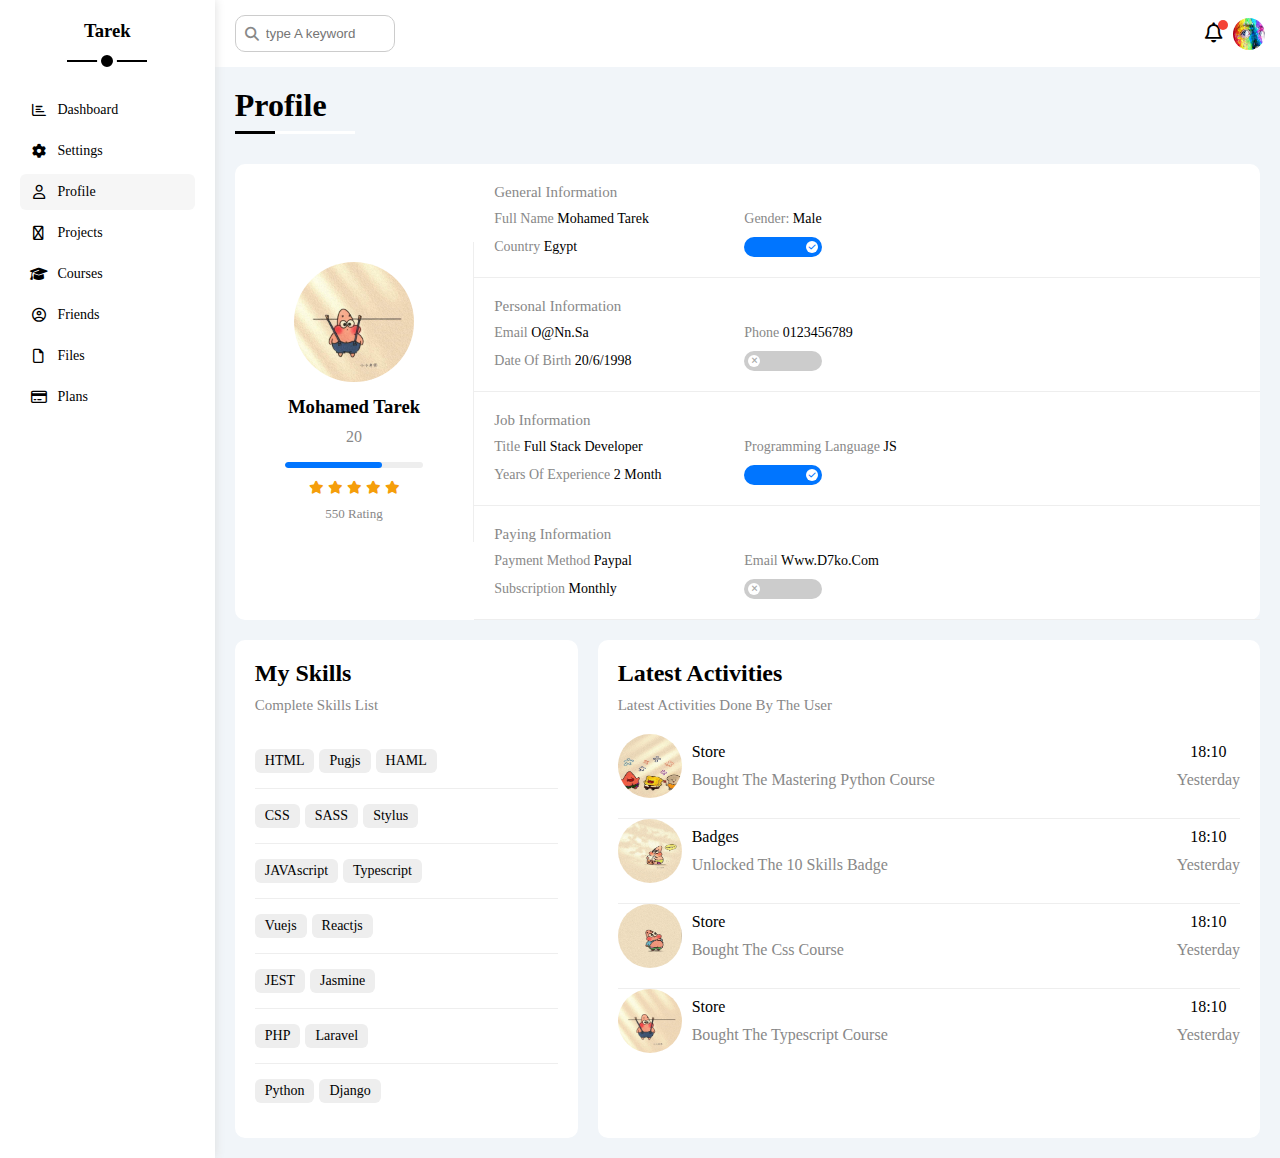
<file: profile.html>
<!DOCTYPE html>
<html lang="en">

<head>
    <meta charset="UTF-8">
    <meta http-equiv="X-UA-Compatible" content="IE=edge">
    <meta name="viewport" content="width=device-width, initial-scale=1.0">
    <link rel="stylesheet" href="css/all.min.css">
    <link rel="stylesheet" href="css/framework.css">
    <!-- خلي الفريم وورك في الاول عشان متعملش اوفر رايت عليه -->
    <link rel="stylesheet" href="css/master.css">

    <title>Profile</title>
</head>

<body>
    <div class="page d-flex">
        <div class="sidebar bg-white p-20 p-relative">
            <h3 class="p-relative txt-c mt-0">Tarek</h3>
            <ul>
                <li>
                    <a class=" d-flex align-center fs-14 c-black rad-6 p-10" href="index.html">
                        <i class="fa-regular fa-chart-bar fa-fw"></i>
                        <!-- عشان اخلي كل الايكونز اد بعض  (fa fw) بحط كلاس  -->
                        <span class="hide-mobile">Dashboard</span>
                    </a>
                </li>
                <li>
                    <a class=" d-flex align-center fs-14 c-black rad-6 p-10" href="settings.html">
                        <i class="fa-solid fa-gear fa-fw"></i>
                        <span>settings</span>
                    </a>
                </li>
                <li>
                    <a class="active d-flex align-center fs-14 c-black rad-6 p-10" href="profile.html">
                        <i class="fa-regular fa-user fa-fw"></i>
                        <span>profile</span>
                    </a>
                </li>
                <li>
                    <a class=" d-flex align-center fs-14 c-black rad-6 p-10" href="projects.html">
                        <i class="fa-regular fa-diagram-project fa-fw"></i>
                        <span>projects</span>
                    </a>
                </li>
                <li>
                    <a class=" d-flex align-center fs-14 c-black rad-6 p-10" href="courses.html">
                        <i class="fa-solid fa-graduation-cap fa-fw"></i>
                        <span>courses</span>
                    </a>
                </li>
                <li>
                    <a class=" d-flex align-center fs-14 c-black rad-6 p-10" href="friends.html">
                        <i class="fa-regular fa-circle-user fa-fw"></i>
                        <span>friends</span>
                    </a>
                </li>
                <li>
                    <a class=" d-flex align-center fs-14 c-black rad-6 p-10" href="files.html">
                        <i class="fa-regular fa-file fa-fw"></i>
                        <span>files</span>
                    </a>
                </li>
                <li>
                    <a class=" d-flex align-center fs-14 c-black rad-6 p-10" href="plans.html">
                        <i class="fa-regular fa-credit-card fa-fw"></i>
                        <span>plans</span>
                    </a>
                </li>
            </ul>
        </div>
        <div class="content w-full">
            <!-- start Head -->
            <div class="head bg-white p-15 between-flex">
                <div class="search p-relative">
                    <input class="p-10" type="search" placeholder="type A keyword">
                </div>
                <div class="icons d-flex align-center">
                    <span class="notification p-relative">
                        <i class="fa-regular fa-bell fa-lg"></i>
                    </span>
                    <img src="images/pexels-alexander-grey-1209843.jpg" alt="">
                </div>
            </div>
            <!-- end Head -->
            <h1 class="p-relative">profile</h1>
            <div class="profile-page m-20">
                <!-- start overview -->
                <div class="overview bg-white rad-10 d-flex align-center">
                    <div class="avatar-box txt-c p-20">
                        <img class="rad-half mb-10" src="images/FB_IMG_1672749794998.jpg" alt="">
                        <h3 class="m-0">Mohamed Tarek</h3>
                        <p class="c-grey mt-10">20</p>
                        <div class="level rad-6 bg-eee p-relative">
                            <span style="width: 70%;"></span>
                        </div>
                        <div class="rating mt-10 mb-10">
                            <i class="fa-solid fa-star c-orange fs-13"></i>
                            <i class="fa-solid fa-star c-orange fs-13"></i>
                            <i class="fa-solid fa-star c-orange fs-13"></i>
                            <i class="fa-solid fa-star c-orange fs-13"></i>
                            <i class="fa-solid fa-star c-orange fs-13"></i>
                        </div>
                        <p class="c-grey m-0 fs-13">550 Rating</p>
                    </div>
                    <div class="info-box w-full txt-c-mobile">
                        <!-- start information row -->
                        <div class="box p-20 d-flex align-center">
                            <h4 class="c-grey fs-15 m-0 w-full">general information</h4>
                            <div class="fs-14">
                                <span class="c-grey">Full name</span>
                                <span>mohamed tarek</span>
                            </div>
                            <div class="fs-14">
                                <span class="c-grey">gender:</span>
                                <span>male</span>
                            </div>
                            <div class="fs-14">
                                <span class="c-grey">country</span>
                                <span>egypt</span>
                            </div>
                            <div class="fs-14">
                                <label>
                                    <input class="toggle-checkbox" type="checkbox" checked>
                                    <div class="toggle-switch"></div>
                                </label>
                            </div>
                        </div>
                        <div class="box p-20 d-flex align-center">
                            <h4 class="c-grey fs-15 m-0 w-full">personal information</h4>
                            <div class="fs-14">
                                <span class="c-grey">email</span>
                                <span>o@nn.sa</span>
                            </div>
                            <div class="fs-14">
                                <span class="c-grey">phone</span>
                                <span>0123456789</span>
                            </div>
                            <div class="fs-14">
                                <span class="c-grey">date of birth</span>
                                <span>20/6/1998</span>
                            </div>
                            <div class="fs-14">
                                <label>
                                    <input class="toggle-checkbox" type="checkbox">
                                    <div class="toggle-switch"></div>
                                </label>
                            </div>
                        </div>
                        <div class="box p-20 d-flex align-center">
                            <h4 class="c-grey fs-15 m-0 w-full">job information</h4>
                            <div class="fs-14">
                                <span class="c-grey">title</span>
                                <span>full stack developer</span>
                            </div>
                            <div class="fs-14">
                                <span class="c-grey">programming language</span>
                                <span>JS</span>
                            </div>
                            <div class="fs-14">
                                <span class="c-grey">years of experience</span>
                                <span>2 month</span>
                            </div>
                            <div class="fs-14">
                                <label>
                                    <input class="toggle-checkbox" type="checkbox" checked>
                                    <div class="toggle-switch"></div>
                                </label>
                            </div>
                        </div>
                        <div class="box p-20 d-flex align-center">
                            <h4 class="c-grey fs-15 m-0 w-full">paying information</h4>
                            <div class="fs-14">
                                <span class="c-grey">payment method</span>
                                <span>paypal</span>
                            </div>
                            <div class="fs-14">
                                <span class="c-grey">email</span>
                                <span>www.d7ko.com</span>
                            </div>
                            <div class="fs-14">
                                <span class="c-grey">subscription</span>
                                <span>monthly</span>
                            </div>
                            <div class="fs-14">
                                <label>
                                    <input class="toggle-checkbox" type="checkbox">
                                    <div class="toggle-switch"></div>
                                </label>
                            </div>
                        </div>
                        <!-- end information row -->
                    </div>
                </div>
                <!-- end overview -->
                <!-- start other data -->
                <div class="other-data d-flex gap-20">
                    <div class="skills-card p-20 bg-white rad-10 mt-20">
                        <h2 class="mt-0 mb-10">my skills</h2>
                        <p class="mt-0 mb-20 c-grey fs-15">complete skills list</p>
                        <ul class="m-0 txt-c-mobile">
                            <li><span>HTML</span><span>pugjs</span><span>HAML</span></li>
                            <li><span>CSS</span><span>SASS</span><span>Stylus</span></li>
                            <li><span>JAVAscript</span><span>typescript</span></li>
                            <li><span>vuejs</span><span>reactjs</span></li>
                            <li><span>JEST</span><span>jasmine</span></li>
                            <li><span>PHP</span><span>laravel</span></li>
                            <li><span>python</span><span>django</span></li>
                        </ul>
                    </div>
                    <div class="activities p-20 bg-white rad-10 mt-20">
                        <h2 class="mt-0 mb-10">latest activities</h2>
                        <p class="mt-0 mb-20 c-grey fs-15">latest activities done by the user</p>
                        <div class="activity d-flex align-center txt-c-mobile">
                            <img class="rad-half" src="images/FB_IMG_1672749796696.jpg" alt="">
                            <div class="info">
                                <span class="d-block mb-10 ">store</span>
                                <span class="c-grey">bought the mastering python course</span>
                            </div>
                            <div class="date">
                                <span class="d-block mb-10 ">18:10</span>
                                <span class="c-grey">Yesterday</span>
                            </div>
                        </div>
                        <div class="activity d-flex align-center txt-c-mobile">
                            <img class="rad-half" src="images/FB_IMG_1672749791742.jpg" alt="">
                            <div class="info">
                                <span class="d-block mb-10 ">badges</span>
                                <span class="c-grey">unlocked the 10 skills badge</span>
                            </div>
                            <div class="date">
                                <span class="d-block mb-10 ">18:10</span>
                                <span class="c-grey">Yesterday</span>
                            </div>
                        </div>
                        <div class="activity d-flex align-center txt-c-mobile">
                            <img class="rad-half" src="images/FB_IMG_1672749789922.jpg" alt="">
                            <div class="info">
                                <span class="d-block mb-10 ">store</span>
                                <span class="c-grey">bought the css course</span>
                            </div>
                            <div class="date">
                                <span class="d-block mb-10 ">18:10</span>
                                <span class="c-grey">Yesterday</span>
                            </div>
                        </div>
                        <div class="activity d-flex align-center txt-c-mobile">
                            <img class="rad-half" src="images/FB_IMG_1672749794998.jpg" alt="">
                            <div class="info">
                                <span class="d-block mb-10 ">store</span>
                                <span class="c-grey">bought the typescript course</span>
                            </div>
                            <div class="date">
                                <span class="d-block mb-10 ">18:10</span>
                                <span class="c-grey">Yesterday</span>
                            </div>
                        </div>
                    </div>
                </div>
                <!-- end other data -->
            </div>
        </div>
    </div>
</body>

</html>
</file>
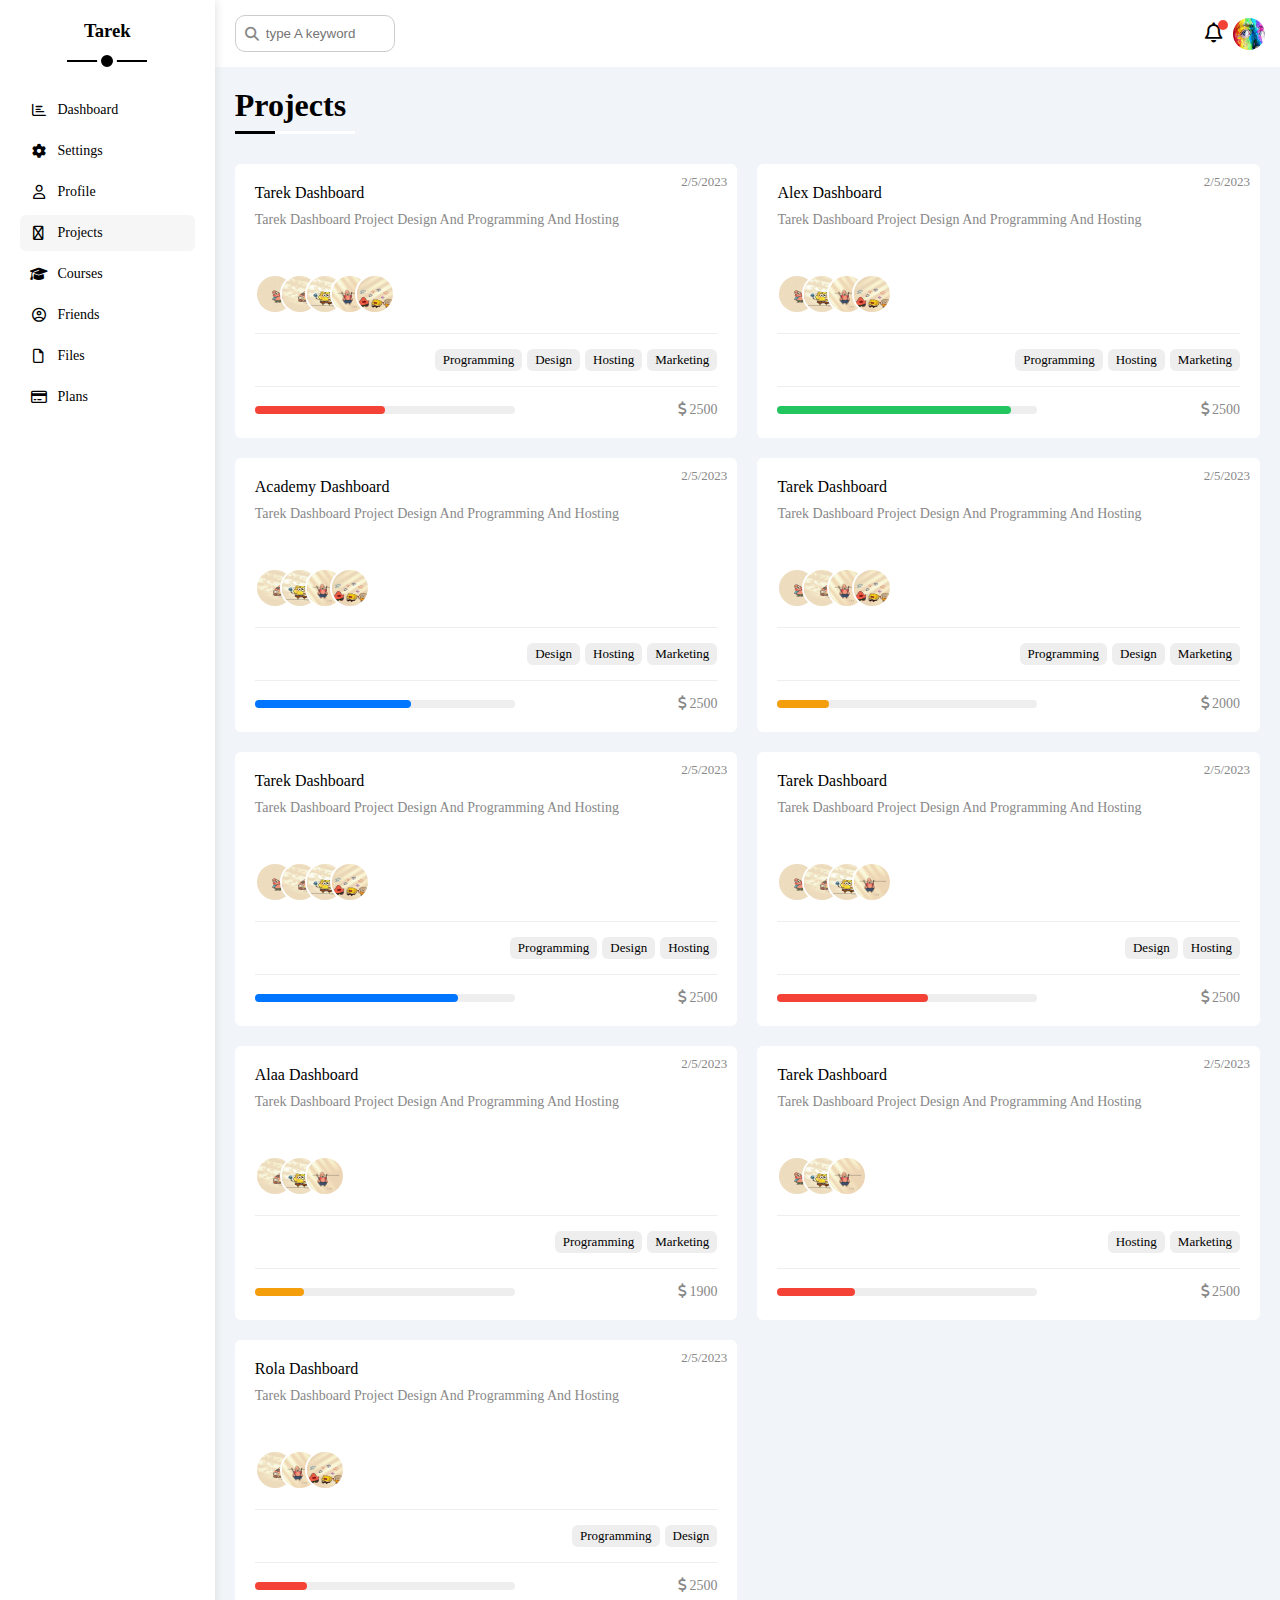
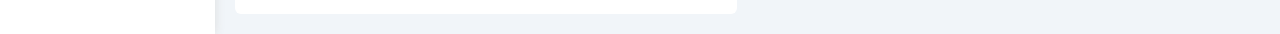
<file: projects.html>
<!DOCTYPE html>
<html lang="en">

<head>
    <meta charset="UTF-8">
    <meta http-equiv="X-UA-Compatible" content="IE=edge">
    <meta name="viewport" content="width=device-width, initial-scale=1.0">
    <link rel="stylesheet" href="css/all.min.css">
    <link rel="stylesheet" href="css/framework.css">
    <!-- خلي الفريم وورك في الاول عشان متعملش اوفر رايت عليه -->
    <link rel="stylesheet" href="css/master.css">

    <title>projects</title>
</head>

<body>
    <div class="page d-flex">
        <div class="sidebar bg-white p-20 p-relative">
            <h3 class="p-relative txt-c mt-0">Tarek</h3>
            <ul>
                <li>
                    <a class=" d-flex align-center fs-14 c-black rad-6 p-10" href="index.html">
                        <i class="fa-regular fa-chart-bar fa-fw"></i>
                        <!-- عشان اخلي كل الايكونز اد بعض  (fa fw) بحط كلاس  -->
                        <span class="hide-mobile">Dashboard</span>
                    </a>
                </li>
                <li>
                    <a class=" d-flex align-center fs-14 c-black rad-6 p-10" href="settings.html">
                        <i class="fa-solid fa-gear fa-fw"></i>
                        <span>settings</span>
                    </a>
                </li>
                <li>
                    <a class=" d-flex align-center fs-14 c-black rad-6 p-10" href="profile.html">
                        <i class="fa-regular fa-user fa-fw"></i>
                        <span>profile</span>
                    </a>
                </li>
                <li>
                    <a class="active d-flex align-center fs-14 c-black rad-6 p-10" href="projects.html">
                        <i class="fa-regular fa-diagram-project fa-fw"></i>
                        <span>projects</span>
                    </a>
                </li>
                <li>
                    <a class=" d-flex align-center fs-14 c-black rad-6 p-10" href="courses.html">
                        <i class="fa-solid fa-graduation-cap fa-fw"></i>
                        <span>courses</span>
                    </a>
                </li>
                <li>
                    <a class=" d-flex align-center fs-14 c-black rad-6 p-10" href="friends.html">
                        <i class="fa-regular fa-circle-user fa-fw"></i>
                        <span>friends</span>
                    </a>
                </li>
                <li>
                    <a class=" d-flex align-center fs-14 c-black rad-6 p-10" href="files.html">
                        <i class="fa-regular fa-file fa-fw"></i>
                        <span>files</span>
                    </a>
                </li>
                <li>
                    <a class=" d-flex align-center fs-14 c-black rad-6 p-10" href="plans.html">
                        <i class="fa-regular fa-credit-card fa-fw"></i>
                        <span>plans</span>
                    </a>
                </li>
            </ul>
        </div>
        <div class="content w-full">
            <!-- start Head -->
            <div class="head bg-white p-15 between-flex">
                <div class="search p-relative">
                    <input class="p-10" type="search" placeholder="type A keyword">
                </div>
                <div class="icons d-flex align-center">
                    <span class="notification p-relative">
                        <i class="fa-regular fa-bell fa-lg"></i>
                    </span>
                    <img src="images/pexels-alexander-grey-1209843.jpg" alt="">
                </div>
            </div>
            <!-- end Head -->
            <h1 class="p-relative">projects</h1>
            <div class="projects-page d-grid m-20 gap-20">
                <div class="project bg-white p-20 rad-6 p-relative">
                    <span class="date fs-13 c-grey">2/5/2023</span>
                    <h4 class="m-0">Tarek Dashboard</h4>
                    <p class="c-grey mt-10 mb-10 fs-14">tarek dashboard project design and programming and hosting</p>
                    <div class="team">
                        <a href="#"><img src="images/FB_IMG_1672749789922.jpg" alt=""></a>
                        <a href="#"><img src="images/FB_IMG_1672749791742.jpg" alt=""></a>
                        <a href="#"><img src="images/FB_IMG_1672749793290.jpg" alt=""></a>
                        <a href="#"><img src="images/FB_IMG_1672749794998.jpg" alt=""></a>
                        <a href="#"><img src="images/FB_IMG_1672749796696.jpg" alt=""></a>
                    </div>
                    <div class="do d-flex">
                        <span class="fs-13 rad-6 bg-eee">programming</span>
                        <span class="fs-13 rad-6 bg-eee">design</span>
                        <span class="fs-13 rad-6 bg-eee">hosting</span>
                        <span class="fs-13 rad-6 bg-eee">marketing</span>
                    </div>
                    <div class="info between-flex">
                        <div class="prog bg-eee">
                            <span class="bg-red" style="width: 50%;"></span>
                        </div>
                        <div class="fs-14 c-grey">
                            <i class="fa-solid fa-dollar-sign"></i>
                            2500
                        </div>
                    </div>
                </div>
                <div class="project bg-white p-20 rad-6 p-relative">
                    <span class="date fs-13 c-grey">2/5/2023</span>
                    <h4 class="m-0">Alex Dashboard</h4>
                    <p class="c-grey mt-10 mb-10 fs-14">tarek dashboard project design and programming and hosting</p>
                    <div class="team">
                        <a href="#"><img src="images/FB_IMG_1672749789922.jpg" alt=""></a>
                        <a href="#"><img src="images/FB_IMG_1672749793290.jpg" alt=""></a>
                        <a href="#"><img src="images/FB_IMG_1672749794998.jpg" alt=""></a>
                        <a href="#"><img src="images/FB_IMG_1672749796696.jpg" alt=""></a>
                    </div>
                    <div class="do d-flex">
                        <span class="fs-13 rad-6 bg-eee">programming</span>
                        <span class="fs-13 rad-6 bg-eee">hosting</span>
                        <span class="fs-13 rad-6 bg-eee">marketing</span>
                    </div>
                    <div class="info between-flex">
                        <div class="prog bg-eee">
                            <span class="bg-green" style="width: 90%;"></span>
                        </div>
                        <div class="fs-14 c-grey">
                            <i class="fa-solid fa-dollar-sign"></i>
                            2500
                        </div>
                    </div>
                </div>
                <div class="project bg-white p-20 rad-6 p-relative">
                    <span class="date fs-13 c-grey">2/5/2023</span>
                    <h4 class="m-0">Academy Dashboard</h4>
                    <p class="c-grey mt-10 mb-10 fs-14">tarek dashboard project design and programming and hosting</p>
                    <div class="team">
                        <a href="#"><img src="images/FB_IMG_1672749791742.jpg" alt=""></a>
                        <a href="#"><img src="images/FB_IMG_1672749793290.jpg" alt=""></a>
                        <a href="#"><img src="images/FB_IMG_1672749794998.jpg" alt=""></a>
                        <a href="#"><img src="images/FB_IMG_1672749796696.jpg" alt=""></a>
                    </div>
                    <div class="do d-flex">
                        <span class="fs-13 rad-6 bg-eee">design</span>
                        <span class="fs-13 rad-6 bg-eee">hosting</span>
                        <span class="fs-13 rad-6 bg-eee">marketing</span>
                    </div>
                    <div class="info between-flex">
                        <div class="prog bg-eee">
                            <span class="bg-blue" style="width: 60%;"></span>
                        </div>
                        <div class="fs-14 c-grey">
                            <i class="fa-solid fa-dollar-sign"></i>
                            2500
                        </div>
                    </div>
                </div>
                <div class="project bg-white p-20 rad-6 p-relative">
                    <span class="date fs-13 c-grey">2/5/2023</span>
                    <h4 class="m-0">Tarek Dashboard</h4>
                    <p class="c-grey mt-10 mb-10 fs-14">tarek dashboard project design and programming and hosting</p>
                    <div class="team">
                        <a href="#"><img src="images/FB_IMG_1672749789922.jpg" alt=""></a>
                        <a href="#"><img src="images/FB_IMG_1672749791742.jpg" alt=""></a>
                        <a href="#"><img src="images/FB_IMG_1672749794998.jpg" alt=""></a>
                        <a href="#"><img src="images/FB_IMG_1672749796696.jpg" alt=""></a>
                    </div>
                    <div class="do d-flex">
                        <span class="fs-13 rad-6 bg-eee">programming</span>
                        <span class="fs-13 rad-6 bg-eee">design</span>
                        <span class="fs-13 rad-6 bg-eee">marketing</span>
                    </div>
                    <div class="info between-flex">
                        <div class="prog bg-eee">
                            <span class="bg-orange" style="width: 20%;"></span>
                        </div>
                        <div class="fs-14 c-grey">
                            <i class="fa-solid fa-dollar-sign"></i>
                            2000
                        </div>
                    </div>
                </div>
                <div class="project bg-white p-20 rad-6 p-relative">
                    <span class="date fs-13 c-grey">2/5/2023</span>
                    <h4 class="m-0">Tarek Dashboard</h4>
                    <p class="c-grey mt-10 mb-10 fs-14">tarek dashboard project design and programming and hosting</p>
                    <div class="team">
                        <a href="#"><img src="images/FB_IMG_1672749789922.jpg" alt=""></a>
                        <a href="#"><img src="images/FB_IMG_1672749791742.jpg" alt=""></a>
                        <a href="#"><img src="images/FB_IMG_1672749793290.jpg" alt=""></a>
                        <a href="#"><img src="images/FB_IMG_1672749796696.jpg" alt=""></a>
                    </div>
                    <div class="do d-flex">
                        <span class="fs-13 rad-6 bg-eee">programming</span>
                        <span class="fs-13 rad-6 bg-eee">design</span>
                        <span class="fs-13 rad-6 bg-eee">hosting</span>
                    </div>
                    <div class="info between-flex">
                        <div class="prog bg-eee">
                            <span class="bg-blue" style="width: 78%;"></span>
                        </div>
                        <div class="fs-14 c-grey">
                            <i class="fa-solid fa-dollar-sign"></i>
                            2500
                        </div>
                    </div>
                </div>
                <div class="project bg-white p-20 rad-6 p-relative">
                    <span class="date fs-13 c-grey">2/5/2023</span>
                    <h4 class="m-0">Tarek Dashboard</h4>
                    <p class="c-grey mt-10 mb-10 fs-14">tarek dashboard project design and programming and hosting</p>
                    <div class="team">
                        <a href="#"><img src="images/FB_IMG_1672749789922.jpg" alt=""></a>
                        <a href="#"><img src="images/FB_IMG_1672749791742.jpg" alt=""></a>
                        <a href="#"><img src="images/FB_IMG_1672749793290.jpg" alt=""></a>
                        <a href="#"><img src="images/FB_IMG_1672749794998.jpg" alt=""></a>
                    </div>
                    <div class="do d-flex">
                        <span class="fs-13 rad-6 bg-eee">design</span>
                        <span class="fs-13 rad-6 bg-eee">hosting</span>
                    </div>
                    <div class="info between-flex">
                        <div class="prog bg-eee">
                            <span class="bg-red" style="width: 58%;"></span>
                        </div>
                        <div class="fs-14 c-grey">
                            <i class="fa-solid fa-dollar-sign"></i>
                            2500
                        </div>
                    </div>
                </div>
                <div class="project bg-white p-20 rad-6 p-relative">
                    <span class="date fs-13 c-grey">2/5/2023</span>
                    <h4 class="m-0">Alaa Dashboard</h4>
                    <p class="c-grey mt-10 mb-10 fs-14">tarek dashboard project design and programming and hosting</p>
                    <div class="team">
                        <a href="#"><img src="images/FB_IMG_1672749791742.jpg" alt=""></a>
                        <a href="#"><img src="images/FB_IMG_1672749793290.jpg" alt=""></a>
                        <a href="#"><img src="images/FB_IMG_1672749794998.jpg" alt=""></a>
                    </div>
                    <div class="do d-flex">
                        <span class="fs-13 rad-6 bg-eee">programming</span>
                        <span class="fs-13 rad-6 bg-eee">marketing</span>
                    </div>
                    <div class="info between-flex">
                        <div class="prog bg-eee">
                            <span class="bg-orange" style="width: 19%;"></span>
                        </div>
                        <div class="fs-14 c-grey">
                            <i class="fa-solid fa-dollar-sign"></i>
                            1900
                        </div>
                    </div>
                </div>
                <div class="project bg-white p-20 rad-6 p-relative">
                    <span class="date fs-13 c-grey">2/5/2023</span>
                    <h4 class="m-0">Tarek Dashboard</h4>
                    <p class="c-grey mt-10 mb-10 fs-14">tarek dashboard project design and programming and hosting</p>
                    <div class="team">
                        <a href="#"><img src="images/FB_IMG_1672749789922.jpg" alt=""></a>
                        <a href="#"><img src="images/FB_IMG_1672749793290.jpg" alt=""></a>
                        <a href="#"><img src="images/FB_IMG_1672749794998.jpg" alt=""></a>
                    </div>
                    <div class="do d-flex">
                        <span class="fs-13 rad-6 bg-eee">hosting</span>
                        <span class="fs-13 rad-6 bg-eee">marketing</span>
                    </div>
                    <div class="info between-flex">
                        <div class="prog bg-eee">
                            <span class="bg-red" style="width: 30%;"></span>
                        </div>
                        <div class="fs-14 c-grey">
                            <i class="fa-solid fa-dollar-sign"></i>
                            2500
                        </div>
                    </div>
                </div>
                <div class="project bg-white p-20 rad-6 p-relative">
                    <span class="date fs-13 c-grey">2/5/2023</span>
                    <h4 class="m-0">Rola Dashboard</h4>
                    <p class="c-grey mt-10 mb-10 fs-14">tarek dashboard project design and programming and hosting</p>
                    <div class="team">
                        <a href="#"><img src="images/FB_IMG_1672749791742.jpg" alt=""></a>
                        <a href="#"><img src="images/FB_IMG_1672749794998.jpg" alt=""></a>
                        <a href="#"><img src="images/FB_IMG_1672749796696.jpg" alt=""></a>
                    </div>
                    <div class="do d-flex">
                        <span class="fs-13 rad-6 bg-eee">programming</span>
                        <span class="fs-13 rad-6 bg-eee">design</span>
                    </div>
                    <div class="info between-flex">
                        <div class="prog bg-eee">
                            <span class="bg-red" style="width: 20%;"></span>
                        </div>
                        <div class="fs-14 c-grey">
                            <i class="fa-solid fa-dollar-sign"></i>
                            2500
                        </div>
                    </div>
                </div>
            </div>
        </div>
    </div>
</body>

</html>
</file>
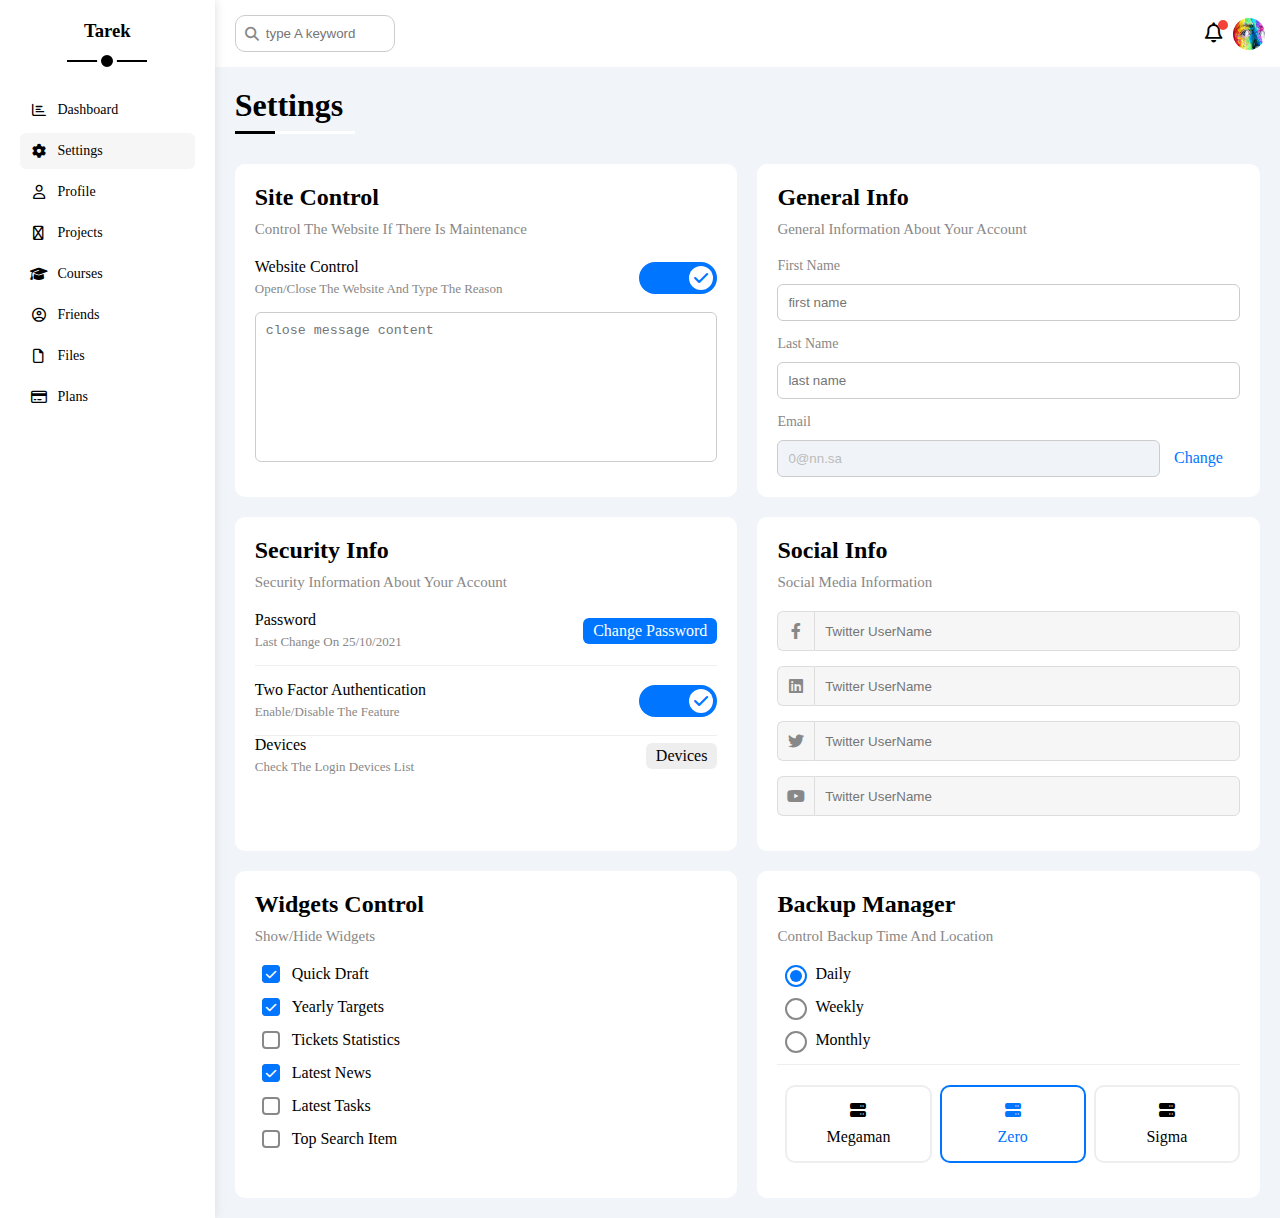
<file: settings.html>
<!DOCTYPE html>
<html lang="en">

<head>
    <meta charset="UTF-8">
    <meta http-equiv="X-UA-Compatible" content="IE=edge">
    <meta name="viewport" content="width=device-width, initial-scale=1.0">
    <link rel="stylesheet" href="css/all.min.css">
    <link rel="stylesheet" href="css/framework.css">
    <!-- خلي الفريم وورك في الاول عشان متعملش اوفر رايت عليه -->
    <link rel="stylesheet" href="css/master.css">

    <title>Settings</title>
</head>

<body>
    <div class="page d-flex">
        <div class="sidebar bg-white p-20 p-relative">
            <h3 class="p-relative txt-c mt-0">Tarek</h3>
            <ul>
                <li>
                    <a class=" d-flex align-center fs-14 c-black rad-6 p-10" href="index.html">
                        <i class="fa-regular fa-chart-bar fa-fw"></i>
                        <!-- عشان اخلي كل الايكونز اد بعض  (fa fw) بحط كلاس  -->
                        <span class="hide-mobile">Dashboard</span>
                    </a>
                </li>
                <li>
                    <a class="active d-flex align-center fs-14 c-black rad-6 p-10" href="settings.html">
                        <i class="fa-solid fa-gear fa-fw"></i>
                        <span>settings</span>
                    </a>
                </li>
                <li>
                    <a class=" d-flex align-center fs-14 c-black rad-6 p-10" href="profile.html">
                        <i class="fa-regular fa-user fa-fw"></i>
                        <span>profile</span>
                    </a>
                </li>
                <li>
                    <a class=" d-flex align-center fs-14 c-black rad-6 p-10" href="projects.html">
                        <i class="fa-regular fa-diagram-project fa-fw"></i>
                        <span>projects</span>
                    </a>
                </li>
                <li>
                    <a class=" d-flex align-center fs-14 c-black rad-6 p-10" href="courses.html">
                        <i class="fa-solid fa-graduation-cap fa-fw"></i>
                        <span>courses</span>
                    </a>
                </li>
                <li>
                    <a class=" d-flex align-center fs-14 c-black rad-6 p-10" href="friends.html">
                        <i class="fa-regular fa-circle-user fa-fw"></i>
                        <span>friends</span>
                    </a>
                </li>
                <li>
                    <a class=" d-flex align-center fs-14 c-black rad-6 p-10" href="files.html">
                        <i class="fa-regular fa-file fa-fw"></i>
                        <span>files</span>
                    </a>
                </li>
                <li>
                    <a class=" d-flex align-center fs-14 c-black rad-6 p-10" href="plans.html">
                        <i class="fa-regular fa-credit-card fa-fw"></i>
                        <span>plans</span>
                    </a>
                </li>
            </ul>
        </div>
        <div class="content w-full">
            <!-- start Head -->
            <div class="head bg-white p-15 between-flex">
                <div class="search p-relative">
                    <input class="p-10" type="search" placeholder="type A keyword">
                </div>
                <div class="icons d-flex align-center">
                    <span class="notification p-relative">
                        <i class="fa-regular fa-bell fa-lg"></i>
                    </span>
                    <img src="images/pexels-alexander-grey-1209843.jpg" alt="">
                </div>
            </div>
            <!-- end Head -->
            <h1 class="p-relative">Settings</h1>
            <div class="settings-page m-20 d-grid gap-20">
                <!-- start settings box -->
                <div class="p-20 bg-white rad-10">
                    <h2 class="mt-0 mb-10 ">site control</h2>
                    <p class="mt-0 mb-20 c-grey fs-15">control the website if there is maintenance</p>
                    <div class="mb-15 between-flex ">
                        <div>
                            <span>website control</span>
                            <p class="c-grey mt-5 mb-0 fs-13">open/Close the website and type the reason</p>
                        </div>
                        <div class="settings-page">
                            <label>
                                <input class="toggle-checkbox" type="checkbox" checked>
                                <div class="toggle-switch"></div>
                            </label>
                        </div>
                    </div>
                    <textarea class="close-message p-10 rad-6 d-block w-full"
                        placeholder="close message content"></textarea>
                </div>
                <!-- end settings box -->
                <!-- start settings box -->
                <div class="p-20 bg-white rad-10">
                    <h2 class="mt-0 mb-10 ">general info</h2>
                    <p class="mt-0 mb-20 c-grey fs-15">general information about your account</p>
                    <div class="mb-15">
                        <label class="fs-14 c-grey d-block mb-10" for="first">first name</label>
                        <input class="b-none p-10 rad-6 d-block w-full border-ccc" type="text" id="first"
                            placeholder="first name">
                    </div>
                    <div class="mb-15">
                        <label class="fs-14 c-grey d-block mb-10" for="last">last name</label>
                        <input class="b-none p-10 rad-6 d-block w-full border-ccc" type="text" id="last"
                            placeholder="last name">
                    </div>
                    <div>
                        <label class="fs-14 c-grey d-block mb-10" for="email">Email</label>
                        <input class="email b-none mr-10 p-10 rad-6 d-block w-full border-ccc" type="text" id="email"
                            type="email" value="0@nn.sa" disabled>
                        <a class="c-blue" href="#">change</a>
                    </div>
                </div>
                <!-- end settings box -->
                <!-- start settings box -->
                <div class="p-20 bg-white rad-10">
                    <h2 class="mt-0 mb-10 ">security info</h2>
                    <p class="mt-0 mb-20 c-grey fs-15">security information about your account</p>
                    <div class="sec-box mb-15 between-flex">
                        <div>
                            <span>password</span>
                            <p class="c-grey mt-5 mb-0 fs-13">last change on 25/10/2021</p>
                        </div>
                        <a class="button bg-blue c-white btn-shape" href="#">change password</a>
                    </div>

                    <div class="sec-box between-flex">
                        <div>
                            <span>two factor authentication</span>
                            <p class="c-grey mt-5 mb-0 fs-13">enable/Disable the feature</p>
                        </div>
                        <div class="settings-page">
                            <label>
                                <input class="toggle-checkbox" type="checkbox" checked>
                                <div class="toggle-switch"></div>
                            </label>
                        </div>
                    </div>

                    <div class="sec-box mb-15 between-flex">
                        <div>
                            <span>devices</span>
                            <p class="c-grey mt-5 mb-0 fs-13">check the login devices list</p>
                        </div>
                        <a class=" bg-eee c-black btn-shape" href="#">devices</a>
                    </div>
                </div>
                <!-- end settings box -->
                <!-- start settings box -->
                <div class="social-boxes p-20 bg-white rad-10">
                    <h2 class="mt-0 mb-10 ">Social info</h2>
                    <p class="mt-0 mb-20 c-grey fs-15">Social Media information</p>
                    <div class="d-flex align-center mb-15">
                        <i class="fa-brands fa-facebook-f center-flex c-grey"></i>
                        <input class="w-full" type="text" placeholder="Twitter UserName">
                    </div>
                    <div class="d-flex align-center mb-15">
                        <i class="fa-brands fa-linkedin center-flex c-grey"></i>
                        <input class="w-full" type="text" placeholder="Twitter UserName">
                    </div>
                    <div class="d-flex align-center mb-15">
                        <i class="fa-brands fa-twitter center-flex c-grey"></i>
                        <input class="w-full" type="text" placeholder="Twitter UserName">
                    </div>
                    <div class="d-flex align-center mb-15">
                        <i class="fa-brands fa-youtube center-flex c-grey"></i>
                        <input class="w-full" type="text" placeholder="Twitter UserName">
                    </div>
                </div>
                <!-- end settings box -->
                <!-- start settings box -->
                <div class="widgets-control p-20 bg-white rad-10">
                    <h2 class="mt-0 mb-10">widgets control</h2>
                    <p class="mt-0 mb-20 c-grey fs-15">Show/Hide widgets</p>
                    <div class="control d-flex align-center mb-15">
                        <input type="checkbox" id="one" checked>
                        <label for="one">quick draft</label>
                    </div>
                    <div class="control d-flex align-center mb-15">
                        <input type="checkbox" id="two" checked>
                        <label for="two">Yearly targets</label>
                    </div>
                    <div class="control d-flex align-center mb-15">
                        <input type="checkbox" id="three">
                        <label for="three">tickets statistics</label>
                    </div>
                    <div class="control d-flex align-center mb-15">
                        <input type="checkbox" id="four" checked>
                        <label for="four">latest news</label>
                    </div>
                    <div class="control d-flex align-center mb-15">
                        <input type="checkbox" id="five">
                        <label for="five">latest tasks</label>
                    </div>
                    <div class="control d-flex align-center mb-15">
                        <input type="checkbox" id="six">
                        <label for="six">top search item</label>
                    </div>
                </div>
                <!-- end settings box -->
                <!-- start settings box -->
                <div class="backup-control p-20 bg-white rad-10">
                    <h2 class="mt-0 mb-10">backup Manager</h2>
                    <p class="mt-0 mb-20 c-grey fs-15">control backup time and location</p>
                    <div class="date d-flex align-center mb-15">
                        <input type="radio" name="time" id="daily" checked>
                        <label for="daily">daily</label>
                    </div>
                    <div class="date d-flex align-center mb-15">
                        <input type="radio" name="time" id="weekly">
                        <label for="weekly">weekly</label>
                    </div>
                    <div class="date d-flex align-center mb-15">
                        <input type="radio" name="time" id="monthly">
                        <label for="monthly">monthly</label>
                    </div>
                    <div class="servers d-flex align-center txt-c">
                        <input type="radio" name="servers" id="servers-one">
                        <div class="server mb-15 rad-10 w-full">
                            <label class="d-block m-15" for="servers-one">
                                <i class="fa-solid fa-server d-block mb-10"></i>
                                Megaman
                            </label>
                        </div>
                        <input type="radio" name="servers" id="servers-two" checked>
                        <div class="server mb-15 rad-10 w-full">
                            <label class="d-block m-15" for="servers-two">
                                <i class="fa-solid fa-server d-block mb-10"></i>
                                Zero
                            </label>
                        </div>
                        <input type="radio" name="servers" id="servers-three">
                        <div class="server mb-15 rad-10 w-full">
                            <label class="d-block m-15" for="servers-three">
                                <i class="fa-solid fa-server d-block mb-10"></i>
                                sigma
                            </label>
                        </div>

                    </div>
                </div>
                <!-- end settings box -->
            </div>
        </div>
    </div>
</body>

</html>
</file>
<file: css/framework.css>
:root {
  --blue-color: #0075ff;
  --blue-color-alt: #0d69d5;
  --orange-color: #f59e0b;
  --green-color: #22c55e;
  --red-color: #f44336;
  --grey-color: #888;
}
/* Start Box  */
.d-flex {
  display: flex;
}
.space-between {
  justify-content: space-between;
}
.align-center {
  align-items: center;
}
.f-wrap {
  flex-wrap: wrap;
}
.d-grid {
  display: grid;
}
.gap-20 {
  gap: 20px;
}
.d-block {
  display: block;
}
@media (max-width: 767px) {
  .block-mobile {
    display: block;
  }
}
/* End Box  */
/* start padding + margin */
.p-10 {
  padding: 10px;
}
.p-15 {
  padding: 15px;
}
.p-20 {
  padding: 20px;
}
.pt-10 {
  padding-top: 10px;
}
.pt-15 {
  padding-top: 15px;
}
.pt-20 {
  padding-top: 20px;
}
.pl-15 {
  padding-left: 15px;
}
pb-10 {
  padding-bottom: 10px;
}
.pb-15 {
  padding-bottom: 15px;
}
.pb-20 {
  padding-bottom: 20px;
}
.m-0 {
  margin: 0px;
}
.m-15 {
  margin: 15px;
}
.m-20 {
  margin: 20px;
}
.mt-0 {
  margin-top: 0px;
}
.mt-5 {
  margin-top: 5px;
}
.mt-10 {
  margin-top: 10px;
}
.mt-15 {
  margin-top: 10px;
}
.mt-20 {
  margin-top: 20px;
}
.mt-25 {
  margin-top: 25px;
}
.mr-10 {
  margin-right: 10px;
}
.mr-15 {
  margin-right: 15px;
}
.mb-0 {
  margin-bottom: 0px;
}
.mb-5 {
  margin-bottom: 5px;
}
.mb-10 {
  margin-bottom: 10px;
}
.mb-15 {
  margin-bottom: 15px;
}
.mb-20 {
  margin-bottom: 20px;
}
.mb-25 {
  margin-bottom: 25px;
}
/* End padding + margin */
/* start color */
.bg-white {
  background-color: white;
}
.bg-blue {
  background-color: var(--blue-color);
}
.bg-orange {
  background-color: var(--orange-color);
}
.bg-green {
  background-color: var(--green-color);
}
.bg-red {
  background-color: var(--red-color);
}

.bg-eee {
  background-color: #eee;
}
.c-black {
  color: black;
}
.c-white {
  color: white;
}
.c-grey {
  color: var(--grey-color);
}
.c-orange {
  color: var(--orange-color);
}
.c-blue {
  color: var(--blue-color);
}
.c-green {
  color: var(--green-color);
}
.c-red {
  color: var(--red-color);
}
/* end color */
/* start position */
.p-relative {
  position: relative;
}
.p-absolute {
  position: absolute;
}
/* end position */
/* start font  */
.txt-c {
  text-align: center;
}
.fs-13 {
  font-size: 13px;
}
.fs-14 {
  font-size: 14px;
}
.fs-15 {
  font-size: 15px;
}
.fs-25 {
  font-size: 25px;
}
.fw-bold {
  font-weight: bold;
}
.w-full {
  width: 100%;
}
.w-fit {
  width: fit-content;
}
.h-full {
  height: 100%;
}
@media (max-width: 767px) {
  .txt-c-mobile {
    text-align: center;
  }
  .hide-mobile {
    display: none;
  }
}
/* end font  */
/* Start Border */
.rad-6 {
  border-radius: 6px;
}
.rad-10 {
  border-radius: 10px;
}
.rad-half {
  border-radius: 50%;
}
.b-none {
  border: none;
}
.border-ccc {
  border: 1px solid #ccc;
}
.border-eee {
  border: 1px solid #ccc;
}
/* End Border */
/* start component */
.between-flex {
  display: flex;
  align-items: center;
  justify-content: space-between;
}
.center-flex {
  display: flex;
  align-items: center;
  justify-content: center;
}
.btn-shape {
  padding: 4px 10px;
  border-radius: 6px;
}
.m7md {
  width: 40px;
  height: 40px;
}
.w-100 {
  width: 100px;
}
.h-100 {
  height: 100px;
}
/* end component */
</file>
<file: css/master.css>
:root {
  --blue-color: #0075ff;
  --blue-color-alt: #0d69d5;
  --orange-color: #f59e0b;
  --green-color: #22c55e;
  --red-color: #f44336;
  --grey-color: #888;
}
* {
  box-sizing: border-box;
}
body {
  margin: 0;
  text-transform: capitalize;
}
*:focus {
  outline: none;
}
a {
  text-decoration: none;
}
ul {
  list-style: none;
  padding: 0;
}
::-webkit-scrollbar {
  width: 15px;
}
::-webkit-scrollbar-track {
  background-color: white;
}
::-webkit-scrollbar-thumb {
  background-color: var(--blue-color);
}
::-webkit-scrollbar-thumb:hover {
  background-color: var(--blue-color-alt);
}
.page {
  background-color: #f1f5f9;
  min-height: 100vh;
}
/* start sidebar */
.sidebar {
  width: 250px;
  box-shadow: 0 0 10px #ddd;
}
.sidebar > h3 {
  margin-bottom: 50px;
}
.sidebar > h3::before,
.sidebar > h3::after {
  content: "";
  position: absolute;
  background-color: black;
  transform: translateX(-50%);
  left: 50%;
}
.sidebar > h3::before {
  width: 80px;
  height: 2px;
  bottom: -20px;
}
.sidebar > h3::after {
  bottom: -29px;
  width: 12px;
  height: 12px;
  border-radius: 50%;
  border: 4px solid white;
}

.sidebar ul li a {
  transition: 0.3s;
  margin-bottom: 5px;
}
.sidebar ul li a:hover,
.sidebar ul li a.active {
  background-color: #f6f6f6;
}
.sidebar ul li a span {
  font-size: 14px;
  margin-left: 10px;
}
@media (max-width: 767px) {
  .sidebar {
    width: 58px;
    padding: 10px;
  }
  .sidebar > h3 {
    font-size: 13px;
    margin-bottom: 15px;
  }
  .sidebar > h3::before,
  .sidebar > h3::after {
    display: none;
  }
  .sidebar ul li a span {
    display: none;
  }
}
/* end sidebar */
/* start content Head */
.content {
  overflow: hidden;
}
.head .search::before {
  font-family: var(--fa-style-family-classic);
  content: "\f002";
  font-weight: 900;
  position: absolute;
  left: 15px;
  top: 50%;
  transform: translateY(-50%);
  font-size: 14px;
  color: var(--grey-color);
}
.head .search input {
  border: 1px solid #ccc;
  border-radius: 10px;
  margin-left: 5px;
  padding-left: 30px;
  width: 160px;
  transition: width 0.3s;
}
.head .search input:focus {
  width: 200px;
}
.head .search input:focus::placeholder {
  opacity: 0;
}
.head .icons .notification::before {
  content: "";
  width: 10px;
  height: 10px;
  background-color: var(--red-color);
  position: absolute;
  border-radius: 50%;
  right: -5px;
  top: -5px;
}
.head .icons img {
  width: 32px;
  height: 32px;
  border-radius: 50%;
  margin-left: 10px;
}
.page h1 {
  margin: 20px 20px 40px;
}
.page h1::before,
.page h1::after {
  content: "";
  position: absolute;
  height: 3px;
  bottom: -10px;
  left: 0;
}
.page h1::before {
  background-color: white;
  width: 120px;
}
.page h1::after {
  background-color: black;
  width: 40px;
}
.wrapper {
  grid-template-columns: repeat(auto-fill, minmax(450px, 1fr));
  margin-left: 20px;
  margin-right: 20px;
  margin-bottom: 20px;
}
@media (max-width: 767px) {
  .wrapper {
    grid-template-columns: minmax(200px, 1fr);
    margin-left: 10px;
    margin-right: 10px;
    gap: 10px;
  }
}

/* end content Head */
/* start welcome widget */
.welcome {
  overflow: hidden;
}
.welcome .intro img {
  width: 170px;
  height: 120px;
  margin-bottom: -10px;
}
.welcome .avatar {
  width: 64px;
  height: 64px;
  border: 2px solid white;
  border-radius: 50%;
  padding: 2px;
  box-shadow: 0 0 5px #ddd;
  margin-left: 20px;
  margin-top: -32px;
}
.welcome .body {
  border-top: 1px solid #eee;
  border-bottom: 1px solid #eee;
}
.welcome .body > div {
  flex: 1;
}
.welcome .visit {
  margin: 0 15px 15px auto;
  transition: 0.3s;
}
.welcome .visit:hover {
  background-color: var(--blue-color-alt);
}
@media (max-width: 767px) {
  .welcome .intro {
    padding-bottom: 30px;
  }
  .welcome .avatar {
    margin-left: 0;
  }
  .welcome .body > div:not(:last-child) {
    margin-bottom: 20px;
  }
}
/* end welcome widget */
/* Start Quick draft widget  */
.quick-draft textarea {
  resize: none;
  min-height: 180px;
}
.quick-draft .save {
  margin-left: auto;
  cursor: pointer;
  transition: 0.3s;
}
.quick-draft .save:hover {
  background-color: var(--blue-color-alt);
}
/* end quick draft widget  */
/* start targets  */
.targets .target-row .icon {
  width: 80px;
  height: 80px;
  margin-right: 15px;
}
.targets .details {
  flex: 1;
}
.targets .details .progress {
  height: 4px;
}
.targets .details .progress > span {
  position: absolute;
  height: 100%;
  left: 0;
  top: 0;
}
.targets .details .progress > span span {
  position: absolute;
  bottom: 16px;
  right: -16px;
  color: white;
  padding: 2px 5px;
  border-radius: 6px;
  font-size: 13px;
}
.targets .details .progress > span span::before {
  content: "";
  position: absolute;
  border-color: transparent;
  border-width: 5px;
  border-style: solid;
  bottom: -10px;
  border-top-color: var(--blue-color);
  left: 50%;
  transform: translateX(-50%);
}
.targets .details .progress > .blue span::before {
  border-top-color: var(--blue-color);
}
.targets .details .progress > .orange span::before {
  border-top-color: var(--orange-color);
}
.targets .details .progress > .green span::before {
  border-top-color: var(--green-color);
}
.blue .icon,
.blue .progress {
  background-color: rgb(0 117 255 / 20%);
}
.orange .icon,
.orange .progress {
  background-color: rgb(245 158 11 / 20%);
}
.green .icon,
.green .progress {
  background-color: rgb(34 197 94 / 20%);
}
/* end targets  */
/* start tickets  */
.tickets .box {
  border: 1px solid #ccc;
  width: calc(50% - 10px);
}
@media (max-width: 767px) {
  .tickets .box {
    width: 100%;
  }
}
/* end tickets  */
/* start Latest News */
.latest-news .news-row:not(:last-of-type) {
  margin-bottom: 20px;
  padding-bottom: 20px;
  border-bottom: 1px solid #eee;
}
.latest-news img {
  width: 100px;
  height: 100px;
  border-radius: 6px;
  margin-right: 15px;
}
.latest-news .info {
  flex-grow: 1;
}
.latest-news .info h3 {
  margin: 0 0 6px;
  font-size: 16px;
}
@media (max-width: 767px) {
  .latest-news .news-row {
    display: block;
  }
  .latest-news .news-row .label {
    margin: 10px auto;
    width: fit-content;
  }
}
/* end Latest News */
/* start tasks  */
.tasks .task-row:not(:last-of-type) {
  margin-bottom: 15px;
  padding-bottom: 15px;
  border-bottom: 1px solid #eee;
}
.tasks .info {
  flex-grow: 1;
}
.tasks .done {
  opacity: 0.3;
}
.tasks .done h3,
.tasks .done p {
  text-decoration: line-through;
}
.tasks .delete {
  cursor: pointer;
  transition: 0.3s;
}
.tasks .delete:hover {
  color: var(--red-color);
}
/* End tasks  */
/* start latest upload  */
.latest-uploads ul li:not(:last-child) {
  border-bottom: 1px solid #eee;
}
/* end latest upload  */
/* start last project progress widget */
.last-project ul::before {
  content: "";
  position: absolute;
  left: 11px;
  width: 2px;
  height: 100%;
  background-color: var(--blue-color);
}
.last-project ul li::before {
  content: "";
  width: 20px;
  height: 20px;
  display: block;
  border-radius: 50%;
  background-color: white;
  border: 2px solid white;
  outline: 2px solid var(--blue-color);
  margin-right: 15px;
  z-index: 1;
}
.last-project ul li.done::before {
  content: "";
  background-color: blue;
}
.last-project ul li.current::before {
  animation: change-color 0.8s infinite alternate;
}
.last-project img {
  position: absolute;
  width: 160px;
  right: 0;
  bottom: 0;
  opacity: 0.1;
}
/* end last project progress widget */
/* start reminder */
.reminders ul li .key {
  width: 15px;
  height: 15px;
}
.reminders ul li > .blue {
  border-left: 2px solid var(--blue-color);
}
.reminders ul li > .green {
  border-left: 2px solid var(--green-color);
}
.reminders ul li > .orange {
  border-left: 2px solid var(--orange-color);
}
.reminders ul li > .red {
  border-left: 2px solid var(--red-color);
}
/* end reminder */
/* start latest post widget */
.latest-post .avatar {
  width: 48px;
  height: 48px;
  border-radius: 50%;
}
.latest-post .post-content {
  text-transform: capitalize;
  line-height: 1.8;
  border-block: 1px solid #eee;
  min-height: 140px;
}
/* end latest post widget */
/* start social media */
.social-media .box {
  padding-left: 70px;
}
.social-media .box i {
  position: absolute;
  left: 0;
  top: 0;
  width: 52px;
  transition: 0.3s;
}
.social-media .box i:hover {
  transform: rotate(5deg);
}
.social-media .twitter {
  background-color: rgb(29 161 242 / 20%);
  color: #1da1f2;
}
.social-media .twitter i,
.social-media .twitter a {
  background-color: #1da1f2;
}

.social-media .facebook {
  background-color: rgb(24 119 242 / 20%);
  color: #1877f2;
}
.social-media .facebook i,
.social-media .facebook a {
  background-color: #1877f2;
}

.social-media .youtube {
  background-color: rgb(255 0 0 / 20%);
  color: #ff0000;
}
.social-media .youtube i,
.social-media .youtube a {
  background-color: #ff0000;
}

.social-media .linkedin {
  background-color: rgb(0 119 181 / 20%);
  color: #0077b5;
}
.social-media .linkedin i,
.social-media .linkedin a {
  background-color: #0077b5;
}
/* end social media */
/* start projects table */
.projects .responsive-table {
  overflow-x: auto;
}
.projects table {
  min-width: 1000px;
  border-spacing: 0;
}
.projects thead td {
  background-color: #eee;
  font-weight: bold;
}
.projects table td {
  padding: 15px;
}
.projects tbody td {
  border-bottom: 1px solid #eee;
  border-left: 1px solid #eee;
  transition: 0.3s;
}
.projects tbody tr td:last-child {
  border-right: 1px solid #eee;
}
.projects tbody tr:hover td {
  background-color: #faf7f7;
}
.projects table img {
  width: 32px;
  height: 32px;
  border-radius: 50%;
  padding: 2px;
  background-color: white;
}
.projects table img:not(:first-child) {
  margin-left: -20px;
}
.projects table .label {
  font-size: 13px;
}
/* end projects table */

/* start Settings */
.settings-page {
  grid-template-columns: repeat(auto-fill, minmax(500px, 1fr));
}
@media (max-width: 767px) {
  .settings-page {
    grid-template-columns: repeat(auto-fill, minmax(150px, 1fr));
    margin-inline: 10px;
    gap: 10px;
  }
}
.settings-page .close-message {
  border: 1px solid #ccc;
  resize: none;
  min-height: 150px;
}
.settings-page .email {
  display: inline-flex;
  width: calc(100% - 80px);
}
.settings-page .sec-box {
  padding-bottom: 15px;
}
.settings-page .sec-box:not(:last-of-type) {
  border-bottom: 1px solid #eee;
}
.settings-page .sec-box .button {
  transition: 0.3s;
}
.settings-page .sec-box .button:hover {
  background-color: var(--blue-color-alt);
}
.settings-page .social-boxes i {
  width: 40px;
  height: 40px;
  background-color: #f6f6f6;
  border: 1px solid #ddd;
  border-right: none;
  border-radius: 6px 0 0 6px;
  transition: 0.3s;
}
.settings-page .social-boxes input {
  height: 40px;
  background-color: #f6f6f6;
  border: 1px solid #ddd;
  padding-left: 10px;
  border-radius: 0 6px 6px 0;
}
.settings-page .social-boxes > div:focus-within i {
  color: black;
}
.widgets-control .control input[type="checkbox"] {
  -webkit-appearance: none;
  appearance: none;
}
.widgets-control .control label {
  padding-left: 30px;
  cursor: pointer;
  position: relative;
}
.widgets-control .control label::before,
.widgets-control .control label::after {
  border-radius: 4px;
  position: absolute;
  left: 0;
  top: 50%;
  margin-top: -9px;
}
.widgets-control .control label::before {
  content: "";
  width: 14px;
  height: 14px;
  border: 2px solid var(--grey-color);
}
.widgets-control .control label:hover::before {
  border-color: var(--blue-color);
}
.widgets-control .control label::after {
  content: "\f00c";
  font-family: var(--fa-style-family-classic);
  font-weight: 900;
  background-color: var(--blue-color);
  color: white;
  width: 18px;
  font-size: 12px;
  height: 18px;
  display: flex;
  align-items: center;
  justify-content: center;
  transform: scale(0) rotate(360deg);
  transition: 0.3s;
}
.widgets-control .control input[type="checkbox"]:checked + label::after {
  transform: scale(1);
}
.backup-control input[type="radio"] {
  -webkit-appearance: none;
  appearance: none;
}
.backup-control .date label {
  padding-left: 30px;
  cursor: pointer;
  position: relative;
}
.backup-control .date label::before {
  content: "";
  position: absolute;
  top: 50%;
  left: 0;
  margin-top: -9px;
  width: 18px;
  height: 18px;
  border: 2px solid var(--grey-color);
  border-radius: 50%;
}
.backup-control .date label::after {
  content: "";
  position: absolute;
  left: 5px;
  top: 5px;
  width: 12px;
  height: 12px;
  background-color: var(--blue-color);
  border-radius: 50%;
  transition: 0.3s;
  transform: scale(0);
}
.backup-control .date input[type="radio"]:checked + label::before {
  border-color: var(--blue-color);
}
.backup-control .date input[type="radio"]:checked + label::after {
  transform: scale(1);
}
.backup-control .servers {
  border-top: 1px solid #eee;
  padding-top: 20px;
}
@media (max-width: 767px) {
  .backup-control .servers {
    flex-wrap: wrap;
  }
}

.backup-control .servers .server {
  border: 2px solid #eee;
  position: relative;
}
.backup-control .servers .server label {
  cursor: pointer;
}
.backup-control .servers input[type="radio"]:checked + .server {
  border-color: var(--blue-color);
  color: var(--blue-color);
}
.toggle-checkbox {
  -webkit-appearance: none;
  appearance: none;
  display: none;
}
.toggle-switch {
  background-color: #ccc;
  width: 78px;
  height: 32px;
  border-radius: 16px;
  position: relative;
  transition: 0.3s;
  cursor: pointer;
}
.toggle-switch::before {
  font-family: var(--fa-style-family-classic);
  content: "\f00d";
  font-weight: 900;
  background-color: white;
  width: 24px;
  height: 24px;
  position: absolute;
  border-radius: 50%;
  top: 4px;
  left: 4px;
  display: flex;
  align-items: center;
  justify-content: center;
  color: #aaa;
  transition: 0.3s;
}
.toggle-checkbox:checked + .toggle-switch {
  background-color: var(--blue-color);
}
.toggle-checkbox:checked + .toggle-switch::before {
  content: "\f00c";
  left: 50px;
  color: var(--blue-color);
}
.settings-page :disabled {
  cursor: no-drop;
  background-color: #f0f4f8;
  color: #bbb;
}
/* end Settings */
/* start profile page */
@media (max-width: 767px) {
  .profile-page .overview {
    flex-direction: column;
  }
}
.profile-page .avatar-box {
  width: 300px;
}
@media (min-width: 767px) {
  .profile-page .avatar-box {
    border-right: 1px solid #eee;
  }
}
.profile-page .avatar-box > img {
  width: 120px;
  height: 120px;
}
.profile-page .avatar-box .level {
  height: 6px;
  overflow: hidden;
  margin: auto;
  width: 70%;
}
.profile-page .avatar-box .level span {
  position: absolute;
  left: 0;
  top: 0;
  height: 100%;
  background-color: var(--blue-color);
  border-radius: 6px;
}
.profile-page .info-box .box {
  flex-wrap: wrap;
  border-bottom: 1px solid #eee;
  transition: 0.3s;
}
.profile-page .info-box .box:hover {
  background-color: #f9f9f9;
}
.profile-page .info-box .box > div {
  min-width: 250px;
  padding: 10px 0 0;
}
.profile-page .info-box h4 {
  font-weight: normal;
}
/* start training code/ */
.profile-page .info-box .toggle-switch {
  height: 20px;
}
@media (max-width: 767px) {
  .profile-page .info-box .toggle-switch {
    margin: auto;
  }
}
.profile-page .info-box .toggle-switch::before {
  width: 12px;
  height: 12px;
  font-size: 8px;
}
.profile-page .info-box .toggle-checkbox:checked + .toggle-switch::before {
  left: 62px;
}
/* end training code */
/* end profile page */
/* start other data */
@media (max-width: 767px) {
  .profile-page .other-data {
    flex-direction: column;
  }
}
.profile-page .skills-card {
  flex-grow: 1;
}
.profile-page .skills-card ul li {
  padding: 15px 0;
}
.profile-page .skills-card ul li:not(:last-child) {
  border-bottom: 1px solid #eee;
}
.profile-page .skills-card ul li span {
  display: inline-flex;
  padding: 4px 10px;
  background-color: #eee;
  border-radius: 6px;
  font-size: 14px;
}
.profile-page .skills-card ul li span:not(:last-child) {
  margin-right: 5px;
}
.profile-page .activities {
  flex-grow: 2;
}
.profile-page .activity:not(:last-of-type) {
  border-bottom: 1px solid #eee;
  padding-bottom: 20px;
}
.profile-page .activity img {
  width: 64px;
  height: 64px;
  margin-right: 10px;
}
@media (min-width: 768px) {
  .profile-page .activity .date {
    margin-left: auto;
    text-align: center;
  }
}
@media (max-width: 767px) {
  .profile-page .activity {
    flex-direction: column;
  }
  .profile-page .activity img {
    margin-right: 0;
    margin-bottom: 15px;
  }
  .profile-page .activity .date {
    margin-top: 15px;
  }
}
/* end other data */
/* start projects page */
.projects-page {
  grid-template-columns: repeat(auto-fill, minmax(500px, 1fr));
}
@media (max-width: 767px) {
  .projects-page {
    grid-template-columns: minmax(200px, 1fr);
    margin-left: 10px;
    margin-right: 10px;
    gap: 10px;
  }
}
.projects-page .project .date {
  position: absolute;
  right: 10px;
  top: 10px;
}
.projects-page .project h4 {
  font-weight: normal;
}
.projects-page .project .team {
  position: relative;
  min-height: 80px;
}
.projects-page .project .team a {
  position: absolute;
  left: 0;
  bottom: 0;
  transition: 0.3s;
}
.projects-page .project .team a:nth-child(2) {
  left: 25px;
}
.projects-page .project .team a:nth-child(3) {
  left: 50px;
}
.projects-page .project .team a:nth-child(4) {
  left: 75px;
}
.projects-page .project .team a:nth-child(5) {
  left: 100px;
}
.projects-page .project .team a:hover {
  transition: 0.3s;
  z-index: 1000;
}
.projects-page .project .team img {
  width: 40px;
  height: 40px;
  border-radius: 50%;
  border: 2px solid white;
}
.projects-page .project .do {
  justify-content: flex-end;
  border-top: 1px solid #eee;
  padding-top: 15px;
  margin-top: 15px;
}
@media (max-width: 767px) {
  .projects-page .project .do {
    flex-direction: column;
  }
}
.projects-page .project .do span {
  padding: 3px 8px;
  margin-left: 5px;
  width: fit-content;
}
@media (max-width: 767px) {
  .projects-page .project .do span:not(:last-child) {
    margin-bottom: 15px;
  }
}
.projects-page .project .info {
  border-top: 1px solid #eee;
  margin-top: 15px;
  padding-top: 15px;
}
@media (max-width: 767px) {
  .projects-page .project .info {
    flex-direction: column;
  }
}
.projects-page .project .prog {
  height: 8px;
  width: 260px;
  position: relative;
  border-radius: 6px;
}
@media (max-width: 767px) {
  .projects-page .project .prog {
    margin-bottom: 15px;
  }
}
.projects-page .project .prog span {
  position: absolute;
  left: 0;
  top: 0;
  height: 100%;
  border-radius: 6px;
}
/* end projects page */
/* start courses page */

.courses-page {
  grid-template-columns: repeat(auto-fill, minmax(300px, 1fr));
}
@media (max-width: 767px) {
  .courses-page {
    grid-template-columns: minmax(200px, 1fr);
    margin-left: 10px;
    margin-right: 10px;
    gap: 10px;
  }
}
.courses-page .course {
  overflow: hidden;
}
.courses-page .course .cover {
  max-width: 100%;
  height: 300px;
}
.courses-page .course .instructor {
  position: absolute;
  width: 64px;
  height: 64px;
  border-radius: 50%;
  top: 20px;
  left: 20px;
  border: 2px solid white;
}
.courses-page .course .description {
  line-height: 1.8;
}
.courses-page .course .info {
  border-top: 1px solid #eee;
  font-size: 13px;
}
.courses-page .course .info .title {
  position: absolute;
  position: absolute;
  left: 50%;
  transform: translateX(-50%);
  font-size: 13px;
  top: -13px;
  height: 27px;
  display: flex;
  align-items: center;
  justify-content: center;
}
/* end courses page */
/* start friends-page page */

.friends-page {
  grid-template-columns: repeat(auto-fill, minmax(300px, 1fr));
}
@media (max-width: 767px) {
  .friends-page {
    grid-template-columns: minmax(200px, 1fr);
    margin-left: 10px;
    margin-right: 10px;
    gap: 10px;
  }
}
.friends-page .contact {
  position: absolute;
  left: 10px;
  top: 10px;
}
.friends-page .contact i {
  background-color: #eee;
  padding: 10px;
  border-radius: 50%;
  color: #666;
  font-size: 13px;
  cursor: pointer;
  transition: 0.3s;
}
.friends-page .contact i:hover {
  background-color: var(--blue-color);
  color: white;
}
.friends-page .friend .icons {
  border-block: 1px solid #eee;
  margin-top: 10px;
  margin-bottom: 15px;
  padding-block: 15px;
}
.friends-page .friend .icons i {
  margin-right: 5px;
}
.friends-page .friend .icons .vip {
  position: absolute;
  right: 0;
  transform: translateY(-50%);
  top: 50%;
  font-size: 40px;
  opacity: 0.2;
}
/*end friends-page page */
/*start files-page page */
.files-page {
  flex-direction: row-reverse;
  align-items: flex-start;
}
@media (max-width: 767px) {
  .files-page {
    flex-direction: column;
    align-items: normal;
  }
}
.files-page .files-stats {
  min-width: 260px;
}
.files-page .files-stats .icon {
  width: 40px;
  height: 40px;
  margin-right: 10px;
}
.files-page .files-stats .size {
  margin-left: auto;
}
.files-page .files-stats .blue {
  background-color: rgb(0 117 255 / 20%);
}
.files-page .files-stats .green {
  background-color: rgb(34 197 94 / 20%);
}
.files-page .files-stats .red {
  background-color: rgb(244 67 54 / 20%);
}
.files-page .files-stats .orange {
  background-color: rgb(245 158 11 / 20%);
}
.files-page .files-stats .upload {
  margin: 15px auto 0;
  padding: 10px 15px;
  transition: 0.3s;
}
.files-page .files-stats .upload:hover {
  background-color: var(--blue-color-alt);
}
.files-page .files-stats .upload:hover i {
  animation: go-up 0.8s infinite;
}
.files-page .files-content {
  flex: 1;
  grid-template-columns: repeat(auto-fill, minmax(200px, 1fr));
}
.files-page .files-content img {
  width: 64px;
  height: 64px;
  transition: 0.3s;
}
.files-page .files-content .file:hover img {
  transform: rotate(5deg);
}
.files-page .files-content .file .info {
  border-top: 1px solid #eee;
}
/*end files-page page */
/*start plans-page page */

.plans-page {
  grid-template-columns: repeat(auto-fill, minmax(450px, 1fr));
}
@media (max-width: 767px) {
  .plans-page {
    grid-template-columns: minmax(250px, 1fr);
    margin-left: 10px;
    margin-right: 10px;
    gap: 10px;
  }
}
.plans-page .plan .top {
  border: 3px solid white;
  outline: 3px solid transparent;
}
.plans-page .plan.green .top {
  outline-color: var(--green-color);
}
.plans-page .plan.blue .top {
  outline-color: var(--blue-color);
}
.plans-page .plan.orange .top {
  outline-color: var(--orange-color);
}
.plans-page .plan .price {
  position: relative;
  font-size: 40px;
  width: fit-content;
  margin: auto;
}
.plans-page .plan .price span {
  position: absolute;
  left: -20px;
  top: 0;
  font-size: 25px;
}
.plans-page .plan ul li {
  padding: 15px 0;
  display: flex;
  align-items: center;
  font-size: 15px;
  border-bottom: 1px solid #eee;
}
.plans-page .plan ul li .yes {
  color: var(--green-color);
}
.plans-page .plan ul li i:not(.yes, .help) {
  color: var(--red-color);
}
.plans-page .plan ul li i:first-child {
  font-size: 18px;
  margin-right: 5px;
}
.plans-page .plan ul li .help {
  color: var(--grey-color);
  margin-left: auto;
  cursor: pointer;
}
/*end plans-page page */
/* start animation */
@keyframes change-color {
  from {
    background-color: var(--blue-color);
  }
  to {
    background-color: white;
  }
}
@keyframes go-up {
  0%,
  100% {
    transform: translateY(0);
  }
  50% {
    transform: translateY(-5px);
  }
}
/* end animation */
</file>
